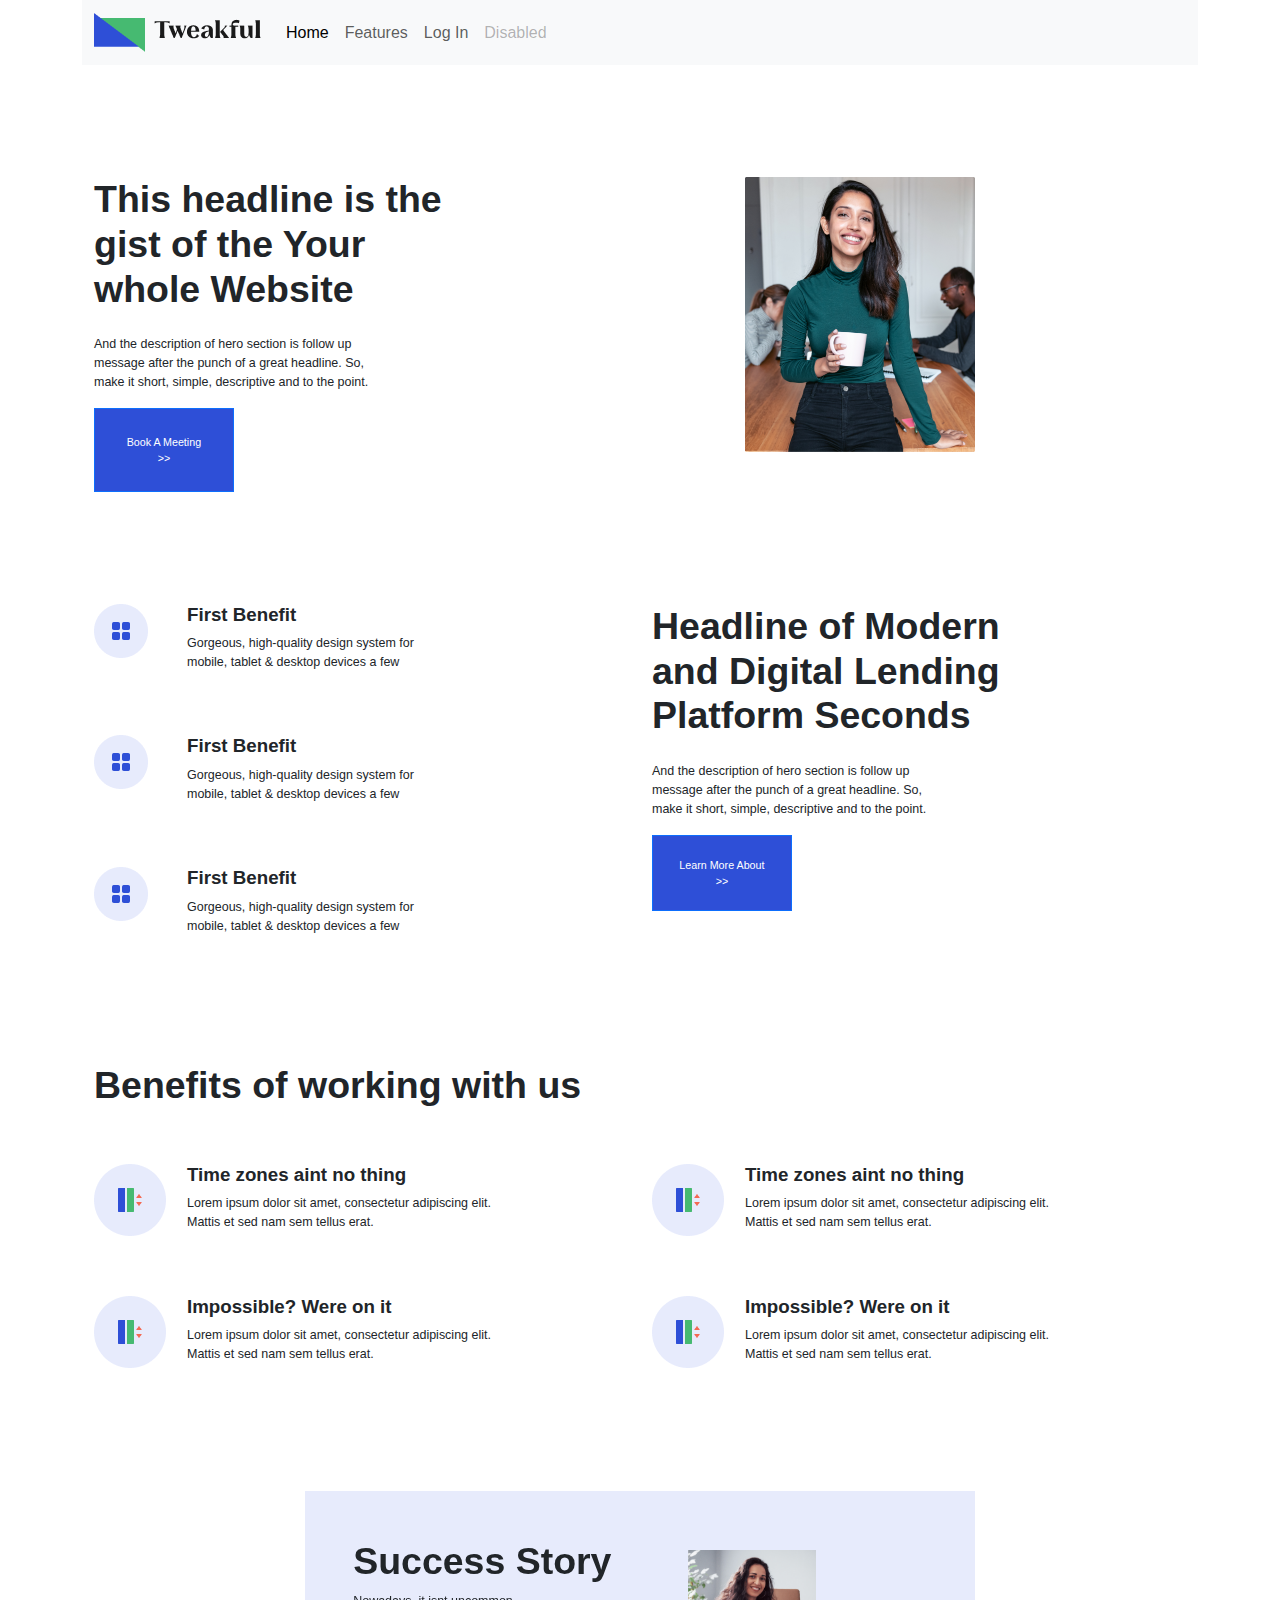
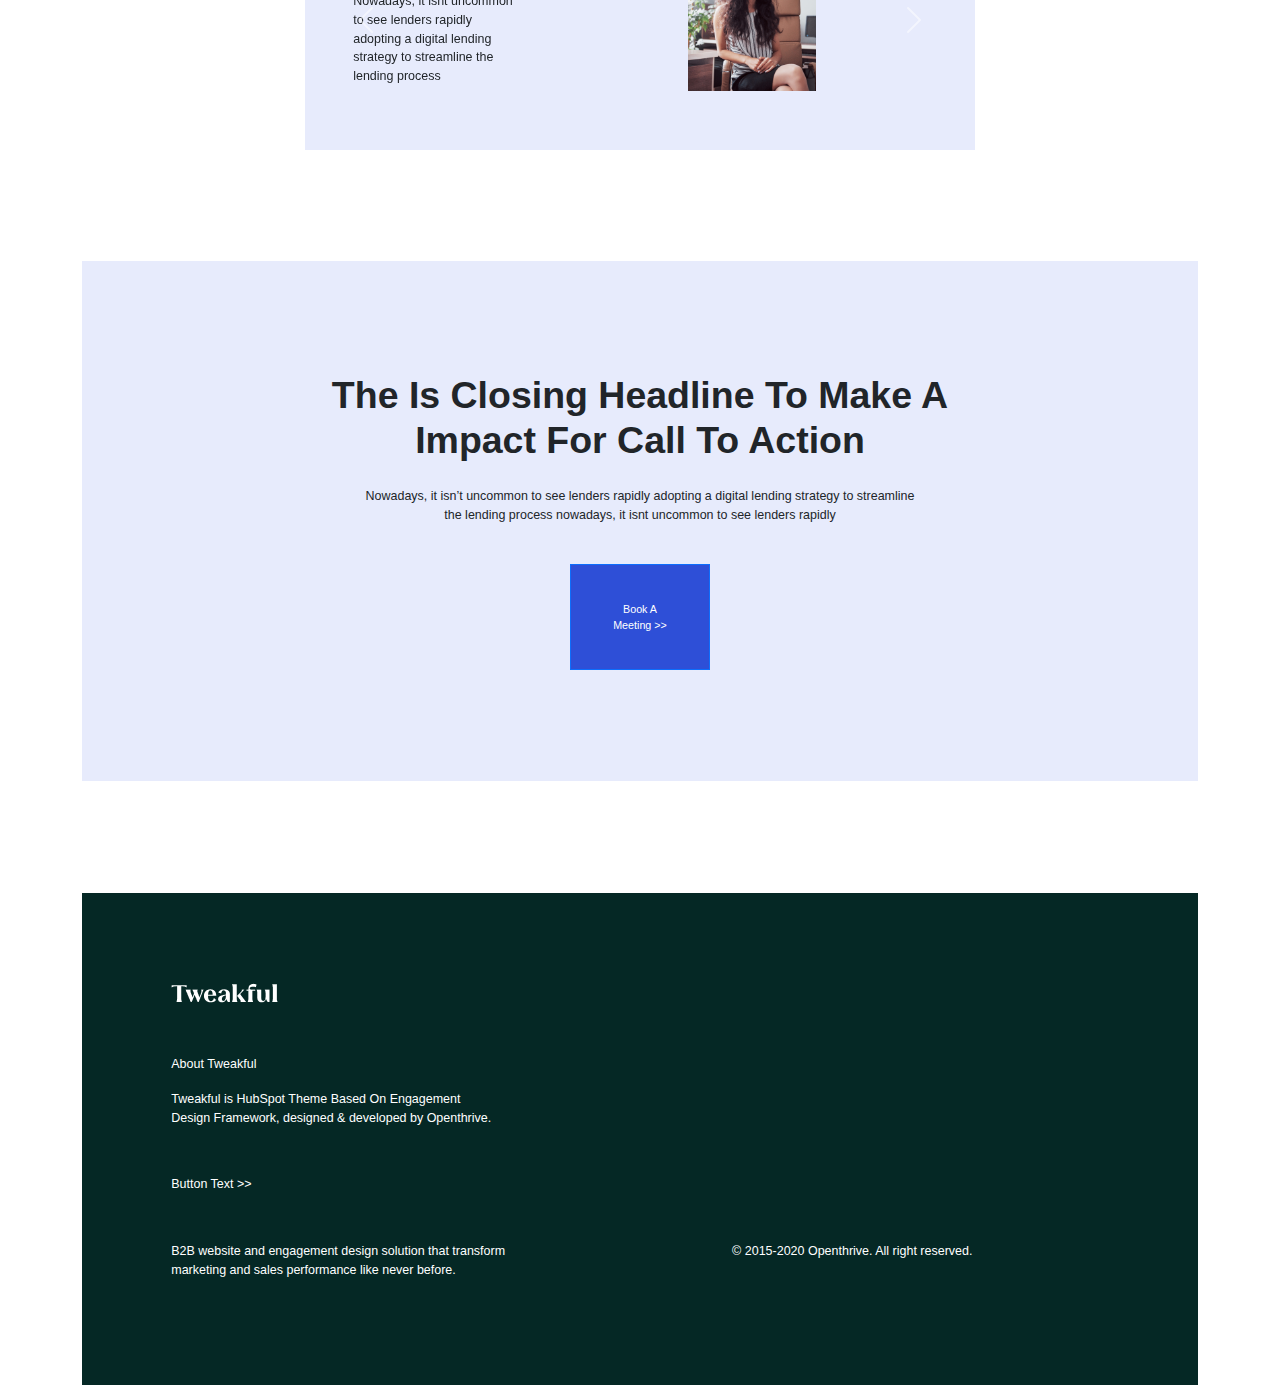
<file: Index.html>
<!DOCTYPE html>
<html lang="en">
<head>
    <meta charset="UTF-8">
    <meta name="viewport" content="width=device-width, initial-scale=1.0">
    <title>Document</title>
    <link href="https://cdn.jsdelivr.net/npm/bootstrap@5.3.3/dist/css/bootstrap.min.css" rel="stylesheet" integrity="sha384-QWTKZyjpPEjISv5WaRU9OFeRpok6YctnYmDr5pNlyT2bRjXh0JMhjY6hW+ALEwIH" crossorigin="anonymous">
    <link rel="stylesheet" href="/style.css">
</head>
<body>
    <div class="container">
        <!-- Header -->
        <nav class="navbar navbar-expand-lg bg-body-tertiary">
            <div class="container-fluid">
              <a class="navbar-brand" href="#"><img src="/img/Logo.png" alt=""></a>
              <button class="navbar-toggler" type="button" data-bs-toggle="collapse" data-bs-toggle="offcanvas" data-bs-target="#staticBackdrop" aria-controls="staticBackdrop">
                <span class="navbar-toggler-icon"></span>
              </button>
              <div class="collapse navbar-collapse" id="navbarNav">
                <ul class="navbar-nav">
                  <li class="nav-item">
                    <a class="nav-link active" aria-current="page" href="/pages/expage3.html">Home</a>
                  </li>
                  <li class="nav-item">
                    <a class="nav-link" href="/pages/expage2.html">Features</a>
                  </li>
                  <li class="nav-item">
                    <a class="nav-link" href="/pages/login.html">Log In</a>
                  </li>
                  <li class="nav-item">
                    <a class="nav-link disabled" aria-disabled="true">Disabled</a>
                  </li>
                </ul>
              </div>
            </div>
          </nav>
    
          <div class="offcanvas offcanvas-start" data-bs-backdrop="static" tabindex="-1" id="staticBackdrop" aria-labelledby="staticBackdropLabel">
            <div class="offcanvas-header">
              <h5 class="offcanvas-title" id="staticBackdropLabel">Offcanvas</h5>
              <button type="button" class="btn-close" data-bs-dismiss="offcanvas" aria-label="Close"></button>
            </div>
            <div class="offcanvas-body">
              <div>
                <ul class="navbar-nav">
                    <li class="nav-item">
                      <a class="nav-link active" aria-current="page" href="#">Home</a>
                    </li>
                    <li class="nav-item">
                      <a class="nav-link" href="#">Features</a>
                    </li>
                    <li class="nav-item">
                      <a class="nav-link" href="/pages/login.html">Log In</a>
                    </li>
                    <li class="nav-item">
                      <a class="nav-link disabled" aria-disabled="true">Disabled</a>
                    </li>
                  </ul>
              </div>
            </div>
          </div>

    <!-- Slide1 -->

    <div class="container-fluid slide1 grid2">
        <div class="row grid2">
            <div class="col-7">
                <h4>
                    This headline is the <br> gist of the Your <br> whole Website 
                </h4>
                <p class="blacktext mt-4">
                    And the description of hero section is follow up <br> message after the punch of a great headline. So, <br> make it short, simple, descriptive and to the point.
                </p>
                <a href="/pages/expage1.html"><button type="button" class="btn btn-primary btn-blue">Book A Meeting >></button></a>
            </div>
            <div class="col-5"><img class="img-woman" src="/img/woman.png" alt=""></div>
          </div>
    
    </div>

    <!-- Slide2 -->

    <div class="container-fluid slide2">
        <div class="row grid1 mt-5">
            <div class="col-6">
                <div class="row grid2">
                    <div class="col-2"><img src="img/mini_icon.png" alt=""></div>
                    <div class="col-10 mini-icon-block">
                      <h6>First Benefit</h6>
                      <p class="blacktext">Gorgeous, high-quality design system for <br> mobile, tablet & desktop devices a few </p>
                    </div>
                </div>
                <div class="row grid2 mt-5">
                    <div class="col-2"><img src="img/mini_icon.png" alt=""></div>
                    <div class="col-10 mini-icon-block">
                      <h6>First Benefit</h6>
                      <p class="blacktext">Gorgeous, high-quality design system for <br> mobile, tablet & desktop devices a few </p>
                    </div>
                </div>
                <div class="row grid2 mt-5">
                    <div class="col-2"><img src="img/mini_icon.png" alt=""></div>
                    <div class="col-10 mini-icon-block">
                      <h6>First Benefit</h6>
                      <p class="blacktext">Gorgeous, high-quality design system for <br> mobile, tablet & desktop devices a few </p>
                    </div>
                </div>
                
            </div>
            <div class="col-6">
                <h4>
                    Headline of Modern <br> and Digital Lending <br> Platform Seconds
                </h4>
                <p class="blacktext mt-4">
                    And the description of hero section is follow up <br> message after the punch of a great headline. So, <br> make it short, simple, descriptive and to the point.
                </p>
                <button type="button" class="btn btn-primary btn-blue">Learn More About >></button>
            </div>
          </div>
          
          
    </div>

    <!-- slide3 -->
     <div class="container-fluid slide3">
        <h4>Benefits of working with us</h4>
        <div class="row grid1">
            <div class="col-6">
                <div class="row grid2 mt-5">
                    <div class="col-2">
                        <img src="img/Icon.png" alt="">
                    </div>
                    <div class="col-10">
                        <h6>Time zones aint no thing</h6>
                        <p class="blacktext">
                            Lorem ipsum dolor sit amet, consectetur adipiscing elit. <br> Mattis et sed nam sem tellus erat.
                        </p>
                    </div>
                </div>
                <div class="row grid2 mt-5">
                    <div class="col-2">
                        <img src="img/Icon.png" alt="">
                    </div>
                    <div class="col-10">
                        <h6>Impossible? Were on it</h6>
                        <p class="blacktext">
                            Lorem ipsum dolor sit amet, consectetur adipiscing elit. <br> Mattis et sed nam sem tellus erat.
                        </p>
                    </div>
                </div>
            </div>
            <div class="col-6">
                <div class="row grid2 mt-5">
                    <div class="col-2">
                        <img src="img/Icon.png" alt="">
                    </div>
                    <div class="col-10">
                        <h6>Time zones aint no thing</h6>
                        <p class="blacktext">
                            Lorem ipsum dolor sit amet, consectetur adipiscing elit. <br> Mattis et sed nam sem tellus erat.
                        </p>
                    </div>
                </div>
                <div class="row grid2 mt-5">
                    <div class="col-2">
                        <img src="img/Icon.png" alt="">
                    </div>
                    <div class="col-10">
                        <h6>Impossible? Were on it</h6>
                        <p class="blacktext">
                            Lorem ipsum dolor sit amet, consectetur adipiscing elit. <br> Mattis et sed nam sem tellus erat.
                        </p>
                    </div>
                </div>

            </div>
          </div>
     </div>




    <!-- Slider -->
     <div class="container-fluid slide4">

        <div id="carouselExample" class="carousel slide">
            <div class="carousel-inner">
              <div class="carousel-item active">
                <div class="d-block w-100">
                    <div class="row alig">
                        <div class="col p-5">
                            <h4>Success Story</h4>
                            <p class="blacktext">
                                Nowadays, it isnt uncommon <br> to see lenders rapidly <br> adopting a digital lending <br> strategy to streamline the <br> lending process
                            </p>
                        </div>
                        <div class="col alig">
                            <img class="woman-slider" src="img/woman_slider.png" alt="">
                        </div>
                    </div>
                </div>
              </div>
              <div class="carousel-item">
                <div class="d-block w-100">
                    <div class="row alig">
                        <div class="col p-5">
                            <h4>Success Story</h4>
                            <p class="blacktext">
                                Nowadays, it isnt uncommon <br> to see lenders rapidly <br> adopting a digital lending <br> strategy to streamline the <br> lending process
                            </p>
                        </div>
                        <div class="col alig">
                            <img class="woman-slider" src="img/woman_slider.png" alt="">
                        </div>
                    </div>
                </div>
              </div>
              <div class="carousel-item">
                <div class="d-block w-100">
                    <div class="row alig">
                        <div class="col p-5">
                            <h4>Success Story</h4>
                            <p class="blacktext">
                                Nowadays, it isnt uncommon <br> to see lenders rapidly <br> adopting a digital lending <br> strategy to streamline the <br> lending process
                            </p>
                        </div>
                        <div class="col alig">
                            <img class="woman-slider" src="img/woman_slider.png" alt="">
                        </div>
                    </div>
                </div>
              </div>
            </div>
            <button class="carousel-control-prev" type="button" data-bs-target="#carouselExample" data-bs-slide="prev">
              <span class="carousel-control-prev-icon" aria-hidden="true"></span>
              <span class="visually-hidden">Previous</span>
            </button>
            <button class="carousel-control-next" type="button" data-bs-target="#carouselExample" data-bs-slide="next">
              <span class="carousel-control-next-icon" aria-hidden="true"></span>
              <span class="visually-hidden">Next</span>
            </button>
          </div>


     </div>



               <!-- last slide -->

               <div class="container-fluid text-center bgenable slide1">
                <h4>The Is Closing Headline To Make A <br> Impact For Call To Action</h4>
                <p class="blacktext mt-4">Nowadays, it isn’t uncommon to see lenders rapidly adopting a digital lending strategy to streamline <br> the lending process nowadays, it isnt uncommon to see lenders rapidly</p>
                <button type="button" class="btn btn-primary btn-blue mt-4">Book A Meeting >></button>
    
              </div>





    <!-- Footer -->
     <div class="container-fluid footer slide1">
        <img src="/img/white_logo.png" alt="">
        <p class="blacktext white mt-5"> About Tweakful</p>
        <p class="blacktext white">Tweakful is HubSpot Theme Based On Engagement <br> Design Framework, designed & developed by Openthrive.</p>
        <p class="blacktext white mt-5">Button Text >></p>
        <div class="row grid1 mt-5">
            <div class="col-7">
                <p class="blacktext white">B2B website and engagement design solution that transform <br>
                    marketing and sales performance like never before.</p>
            </div>
            <div class="col-5">
                <p class="blacktext white">© 2015-2020 Openthrive. All right reserved.</p>
            </div>
        </div>
        
     </div>
    






    <script src="https://cdn.jsdelivr.net/npm/@popperjs/core@2.11.8/dist/umd/popper.min.js" integrity="sha384-I7E8VVD/ismYTF4hNIPjVp/Zjvgyol6VFvRkX/vR+Vc4jQkC+hVqc2pM8ODewa9r" crossorigin="anonymous"></script>
    <script src="https://cdn.jsdelivr.net/npm/bootstrap@5.3.3/dist/js/bootstrap.min.js" integrity="sha384-0pUGZvbkm6XF6gxjEnlmuGrJXVbNuzT9qBBavbLwCsOGabYfZo0T0to5eqruptLy" crossorigin="anonymous"></script>
    <script>
        const offcanvasElementList = document.querySelectorAll('.offcanvas')
        const offcanvasList = [...offcanvasElementList].map(offcanvasEl => new bootstrap.Offcanvas(offcanvasEl))

        const carousel = new bootstrap.Carousel('#myCarousel')
    </script>

</body>
</html>



<!-- <div class="row alig">
    <div class="col p-5">
        <h4>Success Story</h4>
        <p class="blacktext">
            Nowadays, it isnt uncommon <br> to see lenders rapidly <br> adopting a digital lending <br> strategy to streamline the <br> lending process
        </p>
    </div>
    <div class="col alig">
        <img class="woman-slider" src="img/woman_slider.png" alt="">
    </div>
</div> -->
</file>
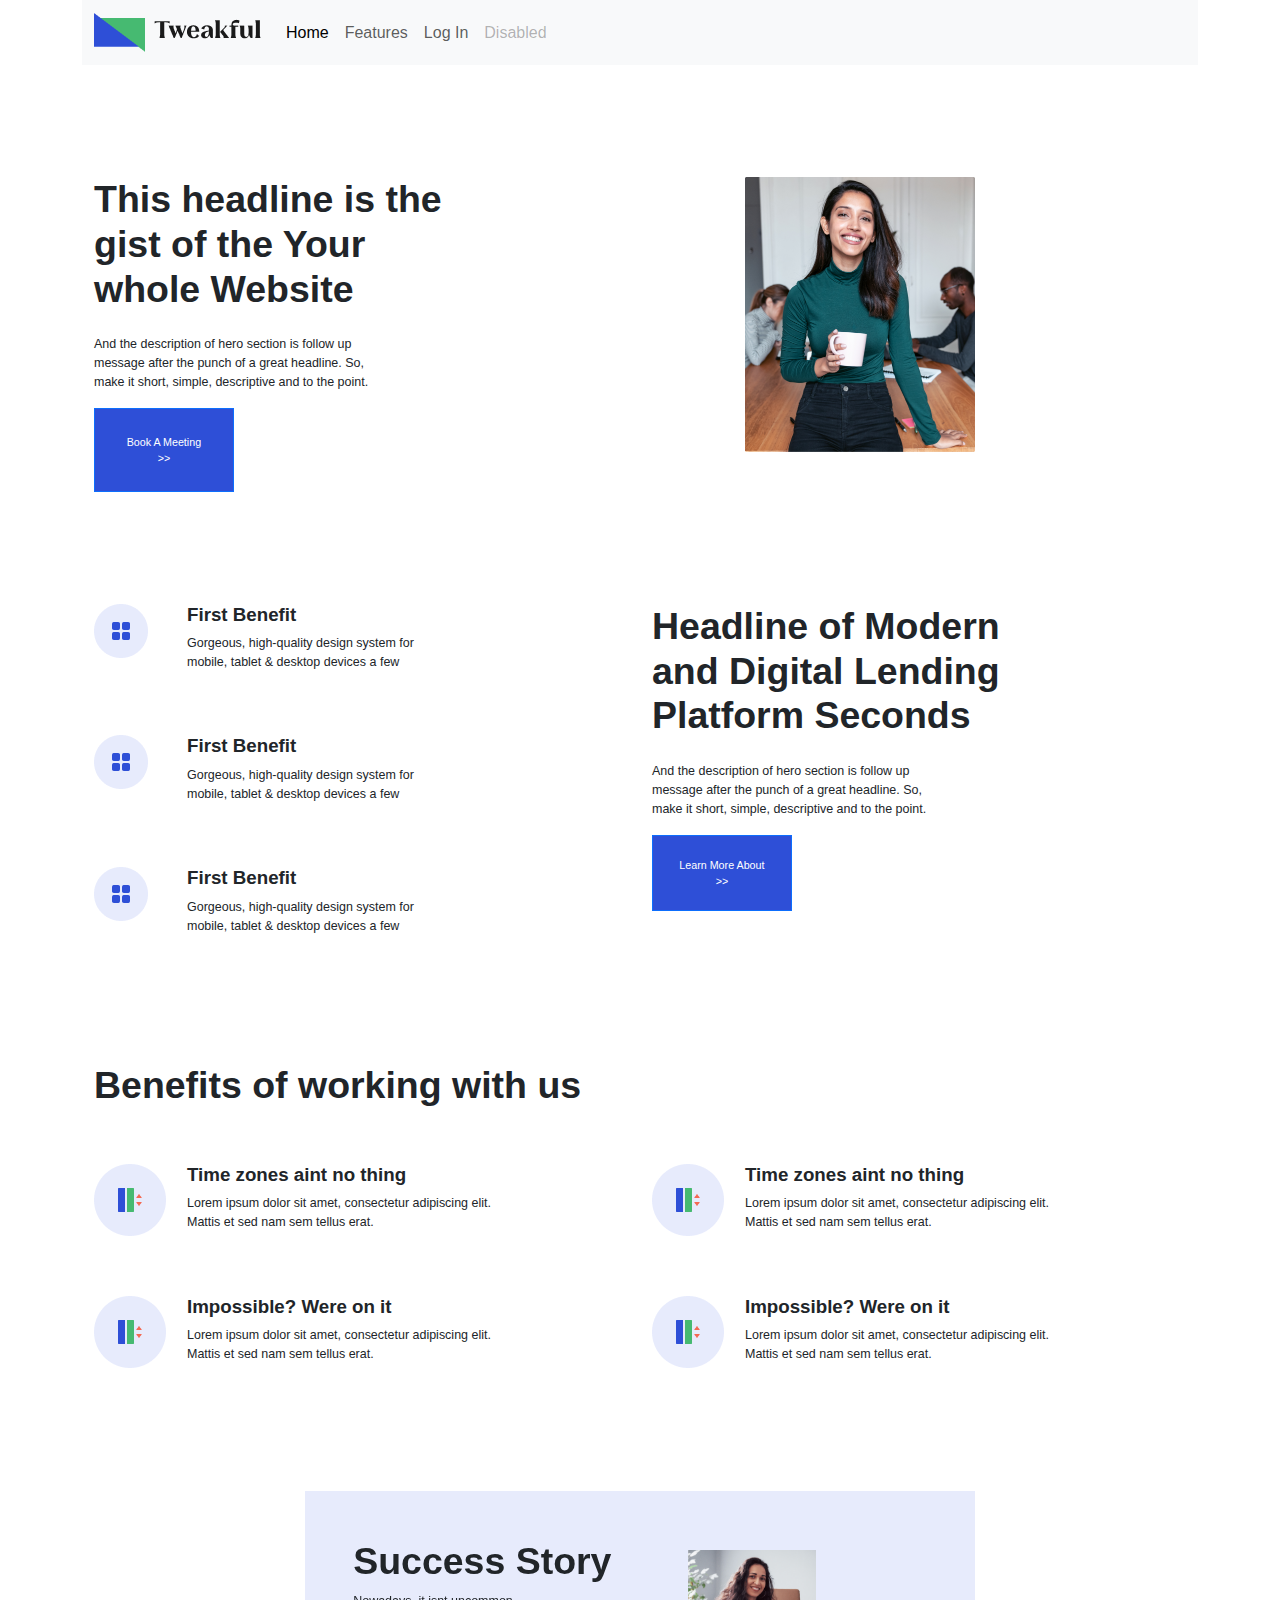
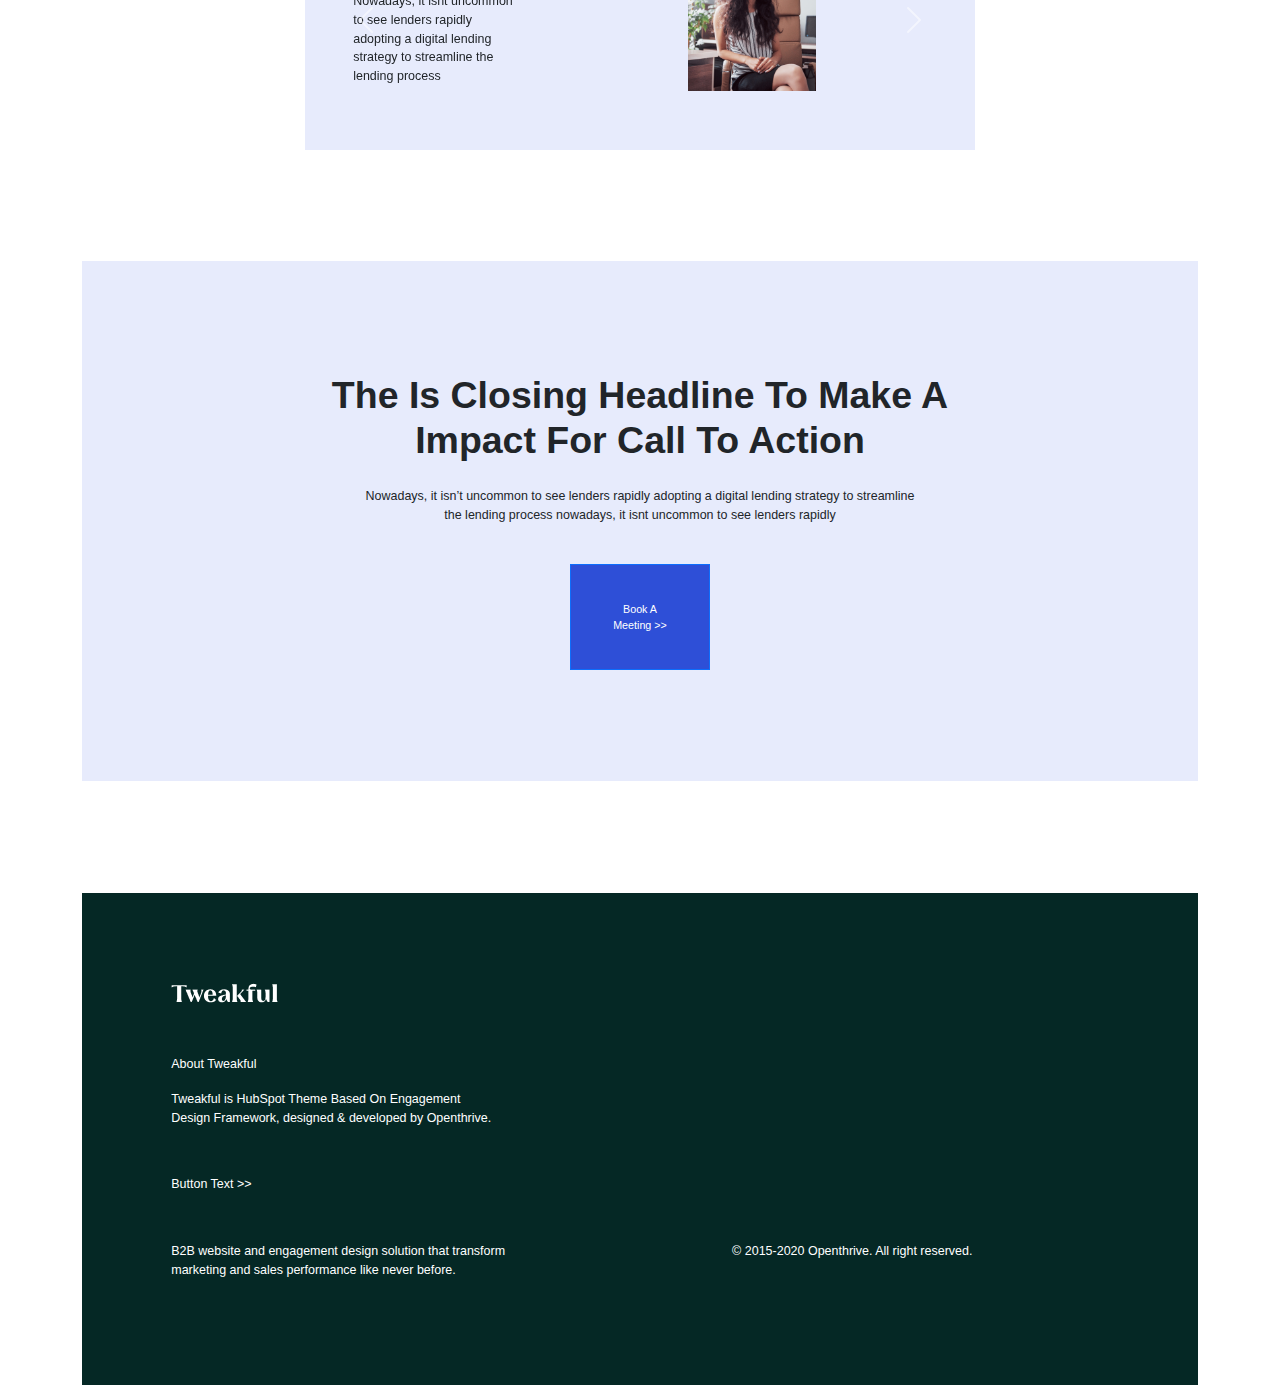
<file: index.html>
<!DOCTYPE html>
<html lang="en">
<head>
    <meta charset="UTF-8">
    <meta name="viewport" content="width=device-width, initial-scale=1.0">
    <title>Document</title>
    <link href="https://cdn.jsdelivr.net/npm/bootstrap@5.3.3/dist/css/bootstrap.min.css" rel="stylesheet" integrity="sha384-QWTKZyjpPEjISv5WaRU9OFeRpok6YctnYmDr5pNlyT2bRjXh0JMhjY6hW+ALEwIH" crossorigin="anonymous">
    <link rel="stylesheet" href="/style.css">
</head>
<body>
    <div class="container">
        <!-- Header -->
        <nav class="navbar navbar-expand-lg bg-body-tertiary">
            <div class="container-fluid">
              <a class="navbar-brand" href="#"><img src="/img/Logo.png" alt=""></a>
              <button class="navbar-toggler" type="button" data-bs-toggle="collapse" data-bs-toggle="offcanvas" data-bs-target="#staticBackdrop" aria-controls="staticBackdrop">
                <span class="navbar-toggler-icon"></span>
              </button>
              <div class="collapse navbar-collapse" id="navbarNav">
                <ul class="navbar-nav">
                  <li class="nav-item">
                    <a class="nav-link active" aria-current="page" href="/pages/expage3.html">Home</a>
                  </li>
                  <li class="nav-item">
                    <a class="nav-link" href="/pages/expage2.html">Features</a>
                  </li>
                  <li class="nav-item">
                    <a class="nav-link" href="/pages/login.html">Log In</a>
                  </li>
                  <li class="nav-item">
                    <a class="nav-link disabled" aria-disabled="true">Disabled</a>
                  </li>
                </ul>
              </div>
            </div>
          </nav>
    
          <div class="offcanvas offcanvas-start" data-bs-backdrop="static" tabindex="-1" id="staticBackdrop" aria-labelledby="staticBackdropLabel">
            <div class="offcanvas-header">
              <h5 class="offcanvas-title" id="staticBackdropLabel">Offcanvas</h5>
              <button type="button" class="btn-close" data-bs-dismiss="offcanvas" aria-label="Close"></button>
            </div>
            <div class="offcanvas-body">
              <div>
                <ul class="navbar-nav">
                    <li class="nav-item">
                      <a class="nav-link active" aria-current="page" href="#">Home</a>
                    </li>
                    <li class="nav-item">
                      <a class="nav-link" href="#">Features</a>
                    </li>
                    <li class="nav-item">
                      <a class="nav-link" href="/pages/login.html">Log In</a>
                    </li>
                    <li class="nav-item">
                      <a class="nav-link disabled" aria-disabled="true">Disabled</a>
                    </li>
                  </ul>
              </div>
            </div>
          </div>

    <!-- Slide1 -->

    <div class="container-fluid slide1 grid2">
        <div class="row grid2">
            <div class="col-7">
                <h4>
                    This headline is the <br> gist of the Your <br> whole Website 
                </h4>
                <p class="blacktext mt-4">
                    And the description of hero section is follow up <br> message after the punch of a great headline. So, <br> make it short, simple, descriptive and to the point.
                </p>
                <a href="/pages/expage1.html"><button type="button" class="btn btn-primary btn-blue">Book A Meeting >></button></a>
            </div>
            <div class="col-5"><img class="img-woman" src="/img/woman.png" alt=""></div>
          </div>
    
    </div>

    <!-- Slide2 -->

    <div class="container-fluid slide2">
        <div class="row grid1 mt-5">
            <div class="col-6">
                <div class="row grid2">
                    <div class="col-2"><img src="img/mini_icon.png" alt=""></div>
                    <div class="col-10 mini-icon-block">
                      <h6>First Benefit</h6>
                      <p class="blacktext">Gorgeous, high-quality design system for <br> mobile, tablet & desktop devices a few </p>
                    </div>
                </div>
                <div class="row grid2 mt-5">
                    <div class="col-2"><img src="img/mini_icon.png" alt=""></div>
                    <div class="col-10 mini-icon-block">
                      <h6>First Benefit</h6>
                      <p class="blacktext">Gorgeous, high-quality design system for <br> mobile, tablet & desktop devices a few </p>
                    </div>
                </div>
                <div class="row grid2 mt-5">
                    <div class="col-2"><img src="img/mini_icon.png" alt=""></div>
                    <div class="col-10 mini-icon-block">
                      <h6>First Benefit</h6>
                      <p class="blacktext">Gorgeous, high-quality design system for <br> mobile, tablet & desktop devices a few </p>
                    </div>
                </div>
                
            </div>
            <div class="col-6">
                <h4>
                    Headline of Modern <br> and Digital Lending <br> Platform Seconds
                </h4>
                <p class="blacktext mt-4">
                    And the description of hero section is follow up <br> message after the punch of a great headline. So, <br> make it short, simple, descriptive and to the point.
                </p>
                <button type="button" class="btn btn-primary btn-blue">Learn More About >></button>
            </div>
          </div>
          
          
    </div>

    <!-- slide3 -->
     <div class="container-fluid slide3">
        <h4>Benefits of working with us</h4>
        <div class="row grid1">
            <div class="col-6">
                <div class="row grid2 mt-5">
                    <div class="col-2">
                        <img src="img/Icon.png" alt="">
                    </div>
                    <div class="col-10">
                        <h6>Time zones aint no thing</h6>
                        <p class="blacktext">
                            Lorem ipsum dolor sit amet, consectetur adipiscing elit. <br> Mattis et sed nam sem tellus erat.
                        </p>
                    </div>
                </div>
                <div class="row grid2 mt-5">
                    <div class="col-2">
                        <img src="img/Icon.png" alt="">
                    </div>
                    <div class="col-10">
                        <h6>Impossible? Were on it</h6>
                        <p class="blacktext">
                            Lorem ipsum dolor sit amet, consectetur adipiscing elit. <br> Mattis et sed nam sem tellus erat.
                        </p>
                    </div>
                </div>
            </div>
            <div class="col-6">
                <div class="row grid2 mt-5">
                    <div class="col-2">
                        <img src="img/Icon.png" alt="">
                    </div>
                    <div class="col-10">
                        <h6>Time zones aint no thing</h6>
                        <p class="blacktext">
                            Lorem ipsum dolor sit amet, consectetur adipiscing elit. <br> Mattis et sed nam sem tellus erat.
                        </p>
                    </div>
                </div>
                <div class="row grid2 mt-5">
                    <div class="col-2">
                        <img src="img/Icon.png" alt="">
                    </div>
                    <div class="col-10">
                        <h6>Impossible? Were on it</h6>
                        <p class="blacktext">
                            Lorem ipsum dolor sit amet, consectetur adipiscing elit. <br> Mattis et sed nam sem tellus erat.
                        </p>
                    </div>
                </div>

            </div>
          </div>
     </div>




    <!-- Slider -->
     <div class="container-fluid slide4">

        <div id="carouselExample" class="carousel slide">
            <div class="carousel-inner">
              <div class="carousel-item active">
                <div class="d-block w-100">
                    <div class="row alig">
                        <div class="col p-5">
                            <h4>Success Story</h4>
                            <p class="blacktext">
                                Nowadays, it isnt uncommon <br> to see lenders rapidly <br> adopting a digital lending <br> strategy to streamline the <br> lending process
                            </p>
                        </div>
                        <div class="col alig">
                            <img class="woman-slider" src="img/woman_slider.png" alt="">
                        </div>
                    </div>
                </div>
              </div>
              <div class="carousel-item">
                <div class="d-block w-100">
                    <div class="row alig">
                        <div class="col p-5">
                            <h4>Success Story</h4>
                            <p class="blacktext">
                                Nowadays, it isnt uncommon <br> to see lenders rapidly <br> adopting a digital lending <br> strategy to streamline the <br> lending process
                            </p>
                        </div>
                        <div class="col alig">
                            <img class="woman-slider" src="img/woman_slider.png" alt="">
                        </div>
                    </div>
                </div>
              </div>
              <div class="carousel-item">
                <div class="d-block w-100">
                    <div class="row alig">
                        <div class="col p-5">
                            <h4>Success Story</h4>
                            <p class="blacktext">
                                Nowadays, it isnt uncommon <br> to see lenders rapidly <br> adopting a digital lending <br> strategy to streamline the <br> lending process
                            </p>
                        </div>
                        <div class="col alig">
                            <img class="woman-slider" src="img/woman_slider.png" alt="">
                        </div>
                    </div>
                </div>
              </div>
            </div>
            <button class="carousel-control-prev" type="button" data-bs-target="#carouselExample" data-bs-slide="prev">
              <span class="carousel-control-prev-icon" aria-hidden="true"></span>
              <span class="visually-hidden">Previous</span>
            </button>
            <button class="carousel-control-next" type="button" data-bs-target="#carouselExample" data-bs-slide="next">
              <span class="carousel-control-next-icon" aria-hidden="true"></span>
              <span class="visually-hidden">Next</span>
            </button>
          </div>


     </div>



               <!-- last slide -->

               <div class="container-fluid text-center bgenable slide1">
                <h4>The Is Closing Headline To Make A <br> Impact For Call To Action</h4>
                <p class="blacktext mt-4">Nowadays, it isn’t uncommon to see lenders rapidly adopting a digital lending strategy to streamline <br> the lending process nowadays, it isnt uncommon to see lenders rapidly</p>
                <button type="button" class="btn btn-primary btn-blue mt-4">Book A Meeting >></button>
    
              </div>





    <!-- Footer -->
     <div class="container-fluid footer slide1">
        <img src="/img/white_logo.png" alt="">
        <p class="blacktext white mt-5"> About Tweakful</p>
        <p class="blacktext white">Tweakful is HubSpot Theme Based On Engagement <br> Design Framework, designed & developed by Openthrive.</p>
        <p class="blacktext white mt-5">Button Text >></p>
        <div class="row grid1 mt-5">
            <div class="col-7">
                <p class="blacktext white">B2B website and engagement design solution that transform <br>
                    marketing and sales performance like never before.</p>
            </div>
            <div class="col-5">
                <p class="blacktext white">© 2015-2020 Openthrive. All right reserved.</p>
            </div>
        </div>
        
     </div>
    






    <script src="https://cdn.jsdelivr.net/npm/@popperjs/core@2.11.8/dist/umd/popper.min.js" integrity="sha384-I7E8VVD/ismYTF4hNIPjVp/Zjvgyol6VFvRkX/vR+Vc4jQkC+hVqc2pM8ODewa9r" crossorigin="anonymous"></script>
    <script src="https://cdn.jsdelivr.net/npm/bootstrap@5.3.3/dist/js/bootstrap.min.js" integrity="sha384-0pUGZvbkm6XF6gxjEnlmuGrJXVbNuzT9qBBavbLwCsOGabYfZo0T0to5eqruptLy" crossorigin="anonymous"></script>
    <script>
        const offcanvasElementList = document.querySelectorAll('.offcanvas')
        const offcanvasList = [...offcanvasElementList].map(offcanvasEl => new bootstrap.Offcanvas(offcanvasEl))

        const carousel = new bootstrap.Carousel('#myCarousel')
    </script>

</body>
</html>



<!-- <div class="row alig">
    <div class="col p-5">
        <h4>Success Story</h4>
        <p class="blacktext">
            Nowadays, it isnt uncommon <br> to see lenders rapidly <br> adopting a digital lending <br> strategy to streamline the <br> lending process
        </p>
    </div>
    <div class="col alig">
        <img class="woman-slider" src="img/woman_slider.png" alt="">
    </div>
</div> -->
</file>
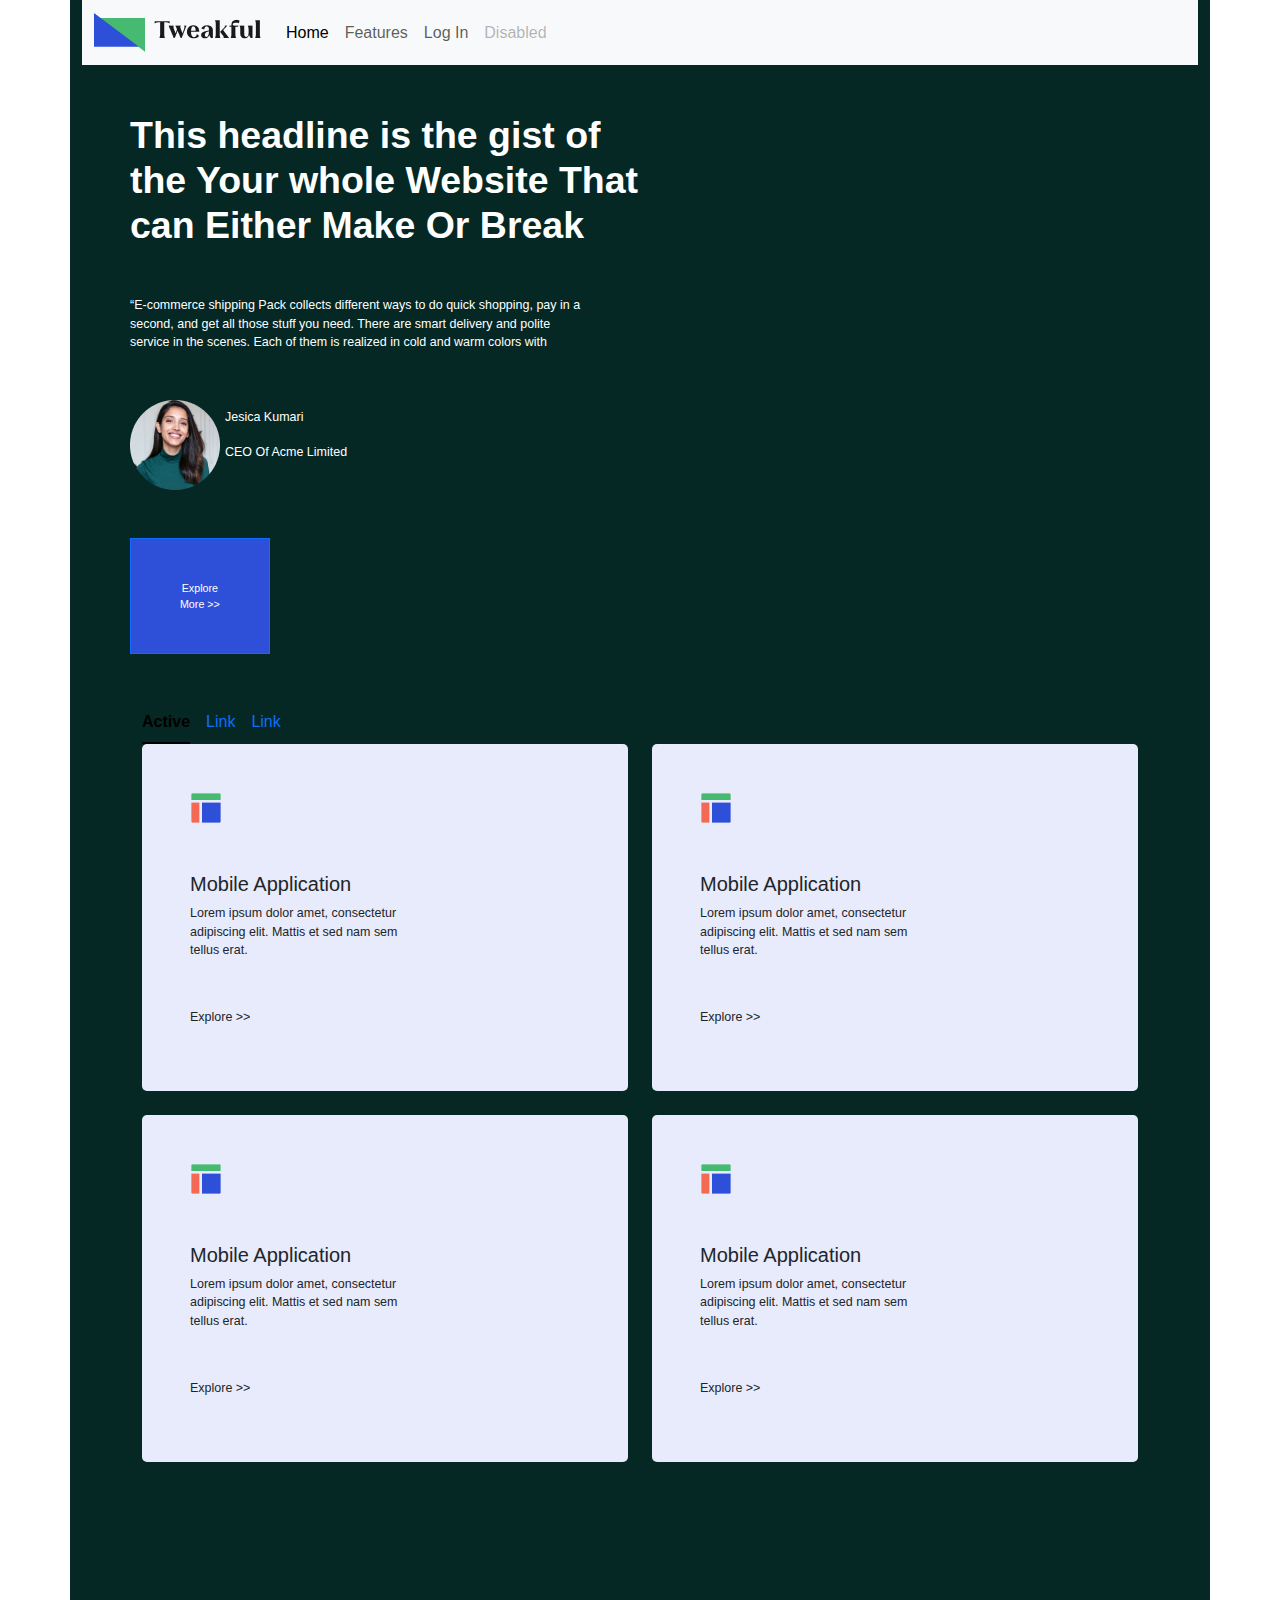
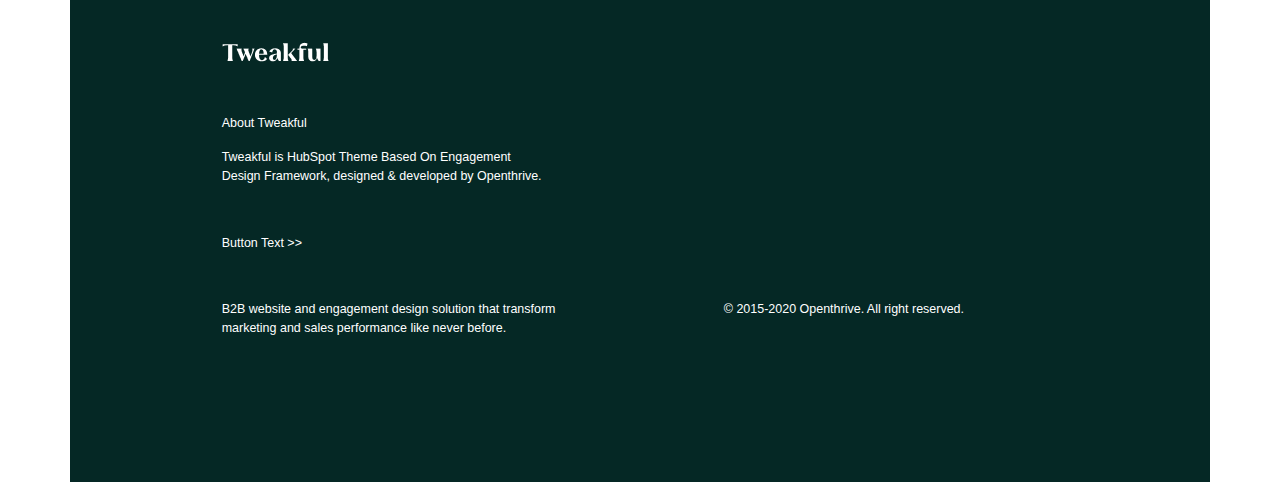
<file: pages/expage1.html>
<!DOCTYPE html>
<html lang="en">
<head>
    <meta charset="UTF-8">
    <meta name="viewport" content="width=device-width, initial-scale=1.0">
    <title>Document</title>
    <link href="https://cdn.jsdelivr.net/npm/bootstrap@5.3.3/dist/css/bootstrap.min.css" rel="stylesheet" integrity="sha384-QWTKZyjpPEjISv5WaRU9OFeRpok6YctnYmDr5pNlyT2bRjXh0JMhjY6hW+ALEwIH" crossorigin="anonymous">
    <link rel="stylesheet" href="/style.css">
    <style>
        .grid-tab {
            display: none;
        }
        .grid-tab.active {
            display: block;
        }
    </style>
</head>
<body>
    <div class="container footerbg">
        <!-- Header -->
      <nav class="navbar navbar-expand-lg bg-body-tertiary">
        <div class="container-fluid">
          <a class="navbar-brand" href="/Index.html"><img src="/img/Logo.png" alt=""></a>
          <button class="navbar-toggler" type="button" data-bs-toggle="collapse" data-bs-toggle="offcanvas" data-bs-target="#staticBackdrop" aria-controls="staticBackdrop">
            <span class="navbar-toggler-icon"></span>
          </button>
          <div class="collapse navbar-collapse" id="navbarNav">
            <ul class="navbar-nav">
              <li class="nav-item">
                <a class="nav-link active" aria-current="page" href="/pages/expage3.html">Home</a>
              </li>
              <li class="nav-item">
                <a class="nav-link" href="/pages/expage2.html">Features</a>
              </li>
              <li class="nav-item">
                <a class="nav-link" href="/pages/login.html">Log In</a>
              </li>
              <li class="nav-item">
                <a class="nav-link disabled" aria-disabled="true">Disabled</a>
              </li>
            </ul>
          </div>
        </div>
      </nav>

      <div class="offcanvas offcanvas-start" data-bs-backdrop="static" tabindex="-1" id="staticBackdrop" aria-labelledby="staticBackdropLabel">
        <div class="offcanvas-header">
          <h5 class="offcanvas-title" id="staticBackdropLabel">Offcanvas</h5>
          <button type="button" class="btn-close" data-bs-dismiss="offcanvas" aria-label="Close"></button>
        </div>
        <div class="offcanvas-body">
          <div>
            <ul class="navbar-nav">
                <li class="nav-item">
                  <a class="nav-link active" aria-current="page" href="#">Home</a>
                </li>
                <li class="nav-item">
                  <a class="nav-link" href="#">Features</a>
                </li>
                <li class="nav-item">
                  <a class="nav-link" href="/pages/login.html">Log In</a>
                </li>
                <li class="nav-item">
                  <a class="nav-link disabled" aria-disabled="true">Disabled</a>
                </li>
              </ul>
          </div>
        </div>
      </div>

      <!-- Comment slide -->

      <div class="container-fluid p-5">
        <h4 class="white">This headline is the gist of <br> the Your whole Website That <br> can Either Make Or Break</h4>
        <p class="white mt-5 blacktext">“E-commerce shipping Pack collects different ways to do quick shopping, pay in a <br> second, and get all those stuff you need. There are smart delivery and polite <br> service in the scenes. Each of them is realized in cold and warm colors with </p>
        <div class="grid1 mt-5">
            <div class="row">
                <div class="col-1">
                    <img src="/img/ava.png" alt="">
                </div>
                <div class="col-10 m-2">
                    <p class="white blacktext">Jesica Kumari</p>
                    <p class="white blacktext">CEO Of Acme Limited</p>
                </div>
            </div>
        </div>
        <button type="button" class="btn btn-primary btn-blue mt-5">Explore More >></button>

        <!-- tab slide -->

        <div class="container-fluid mt-5">
            <ul class="nav nav-underline">
                <li class="nav-item">
                    <a class="nav-link active" aria-current="page" href="#" data-target="tab1">Active</a>
                </li>
                <li class="nav-item">
                    <a class="nav-link" href="#" data-target="tab2">Link</a>
                </li>
                <li class="nav-item">
                    <a class="nav-link" href="#" data-target="tab3">Link</a>
                </li>
            </ul>
        
            <div id="tab1" class="grid-tab active">
                <div class="grid1">
                    <div class="row grid1">
                        <div class="col-6">
                            <div class="tabitem p-5">
                                <img src="/img/Icon1.png" alt="">
                                <h5 class="mt-5">Mobile Application</h5>
                                <p class="blacktext mt-2">Lorem ipsum dolor amet, consectetur <br> adipiscing elit. Mattis et sed nam sem <br> tellus erat.</p>
                                <p class="blacktext mt-5">Explore >></p>
                            </div>
                        </div>
                        <div class="col-6">
                            <div class="tabitem p-5">
                                <img src="/img/Icon1.png" alt="">
                                <h5 class="mt-5">Mobile Application</h5>
                                <p class="blacktext mt-2">Lorem ipsum dolor amet, consectetur <br> adipiscing elit. Mattis et sed nam sem <br> tellus erat.</p>
                                <p class="blacktext mt-5">Explore >></p>
                            </div>
                        </div>
                    </div>
                    <div class="row grid1 mt-4">
                        <div class="col-6">
                            <div class="tabitem p-5">
                                <img src="/img/Icon1.png" alt="">
                                <h5 class="mt-5">Mobile Application</h5>
                                <p class="blacktext mt-2">Lorem ipsum dolor amet, consectetur <br> adipiscing elit. Mattis et sed nam sem <br> tellus erat.</p>
                                <p class="blacktext mt-5">Explore >></p>
                            </div>
                        </div>
                        <div class="col-6">
                            <div class="tabitem p-5">
                                <img src="/img/Icon1.png" alt="">
                                <h5 class="mt-5">Mobile Application</h5>
                                <p class="blacktext mt-2">Lorem ipsum dolor amet, consectetur <br> adipiscing elit. Mattis et sed nam sem <br> tellus erat.</p>
                                <p class="blacktext mt-5">Explore >></p>
                            </div>
                        </div>
                    </div>
                </div>
            </div>
            <div id="tab2" class="grid-tab">
                <div class="grid1">
                    <div class="row grid1">
                        <div class="col-6">
                            <div class="tabitem p-5">
                                <img src="/img/Icon.png" alt="">
                                <h5 class="mt-5">Mobile Application</h5>
                                <p class="blacktext mt-2">Lorem ipsum dolor amet, consectetur <br> adipiscing elit. Mattis et sed nam sem <br> tellus erat.</p>
                                <p class="blacktext mt-5">Explore >></p>
                            </div>
                        </div>
                        <div class="col-6">
                            <div class="tabitem p-5">
                                <img src="/img/Icon.png" alt="">
                                <h5 class="mt-5">Mobile Application</h5>
                                <p class="blacktext mt-2">Lorem ipsum dolor amet, consectetur <br> adipiscing elit. Mattis et sed nam sem <br> tellus erat.</p>
                                <p class="blacktext mt-5">Explore >></p>
                            </div>
                        </div>
                    </div>
                    <div class="row grid1 mt-4">
                        <div class="col-6">
                            <div class="tabitem p-5">
                                <img src="/img/Icon.png" alt="">
                                <h5 class="mt-5">Mobile Application</h5>
                                <p class="blacktext mt-2">Lorem ipsum dolor amet, consectetur <br> adipiscing elit. Mattis et sed nam sem <br> tellus erat.</p>
                                <p class="blacktext mt-5">Explore >></p>
                            </div>
                        </div>
                        <div class="col-6">
                            <div class="tabitem p-5">
                                <img src="/img/Icon.png" alt="">
                                <h5 class="mt-5">Mobile Application</h5>
                                <p class="blacktext mt-2">Lorem ipsum dolor amet, consectetur <br> adipiscing elit. Mattis et sed nam sem <br> tellus erat.</p>
                                <p class="blacktext mt-5">Explore >></p>
                            </div>
                        </div>
                    </div>
                </div>
            </div>
            <div id="tab3" class="grid-tab">
                <div class="grid1">
                    <div class=" grid1 row">
                        <div class="col-6">
                            <div class="tabitem p-5">
                                <img src="/img/mini_icon.png" alt="">
                                <h5 class="mt-5">Mobile Application</h5>
                                <p class="blacktext mt-2">Lorem ipsum dolor amet, consectetur <br> adipiscing elit. Mattis et sed nam sem <br> tellus erat.</p>
                                <p class="blacktext mt-5">Explore >></p>
                            </div>
                        </div>
                        <div class="col-6">
                            <div class="tabitem p-5">
                                <img src="/img/mini_icon.png" alt="">
                                <h5 class="mt-5">Mobile Application</h5>
                                <p class="blacktext mt-2">Lorem ipsum dolor amet, consectetur <br> adipiscing elit. Mattis et sed nam sem <br> tellus erat.</p>
                                <p class="blacktext mt-5">Explore >></p>
                            </div>
                        </div>
                    </div>
                    <div class="row grid1 mt-4">
                        <div class="col-6">
                            <div class="tabitem p-5">
                                <img src="/img/mini_icon.png" alt="">
                                <h5 class="mt-5">Mobile Application</h5>
                                <p class="blacktext mt-2">Lorem ipsum dolor amet, consectetur <br> adipiscing elit. Mattis et sed nam sem <br> tellus erat.</p>
                                <p class="blacktext mt-5">Explore >></p>
                            </div>
                        </div>
                        <div class="col-6">
                            <div class="tabitem p-5">
                                <img src="/img/mini_icon.png" alt="">
                                <h5 class="mt-5">Mobile Application</h5>
                                <p class="blacktext mt-2">Lorem ipsum dolor amet, consectetur <br> adipiscing elit. Mattis et sed nam sem <br> tellus erat.</p>
                                <p class="blacktext mt-5">Explore >></p>
                            </div>
                        </div>
                    </div>
                </div>
            </div>

            <!-- Footer -->

            <div class="container-fluid footer slide1">
                <img src="/img/white_logo.png" alt="">
                <p class="blacktext white mt-5"> About Tweakful</p>
                <p class="blacktext white">Tweakful is HubSpot Theme Based On Engagement <br> Design Framework, designed & developed by Openthrive.</p>
                <p class="blacktext white mt-5">Button Text >></p>
                <div class="row grid1 mt-5">
                    <div class="col-7">
                        <p class="blacktext white">B2B website and engagement design solution that transform <br>
                            marketing and sales performance like never before.</p>
                    </div>
                    <div class="col-5">
                        <p class="blacktext white">© 2015-2020 Openthrive. All right reserved.</p>
                    </div>
                </div>
                
             </div>






        </div>


     

































    </div>


















    <script src="https://cdn.jsdelivr.net/npm/@popperjs/core@2.11.8/dist/umd/popper.min.js" integrity="sha384-I7E8VVD/ismYTF4hNIPjVp/Zjvgyol6VFvRkX/vR+Vc4jQkC+hVqc2pM8ODewa9r" crossorigin="anonymous"></script>
    <script src="https://cdn.jsdelivr.net/npm/bootstrap@5.3.3/dist/js/bootstrap.min.js" integrity="sha384-0pUGZvbkm6XF6gxjEnlmuGrJXVbNuzT9qBBavbLwCsOGabYfZo0T0to5eqruptLy" crossorigin="anonymous"></script>
    <script>
        document.addEventListener('DOMContentLoaded', function() {
            const tabs = document.querySelectorAll('.nav-link');
            const contents = document.querySelectorAll('.grid-tab');

            tabs.forEach(tab => {
                tab.addEventListener('click', function(event) {
                    event.preventDefault();

                    // Remove active class from all tabs and contents
                    tabs.forEach(t => t.classList.remove('active'));
                    contents.forEach(c => c.classList.remove('active'));

                    // Add active class to the clicked tab and corresponding content
                    tab.classList.add('active');
                    document.getElementById(tab.getAttribute('data-target')).classList.add('active');
                });
            });
        });
    </script>
</body>
</html>
</file>
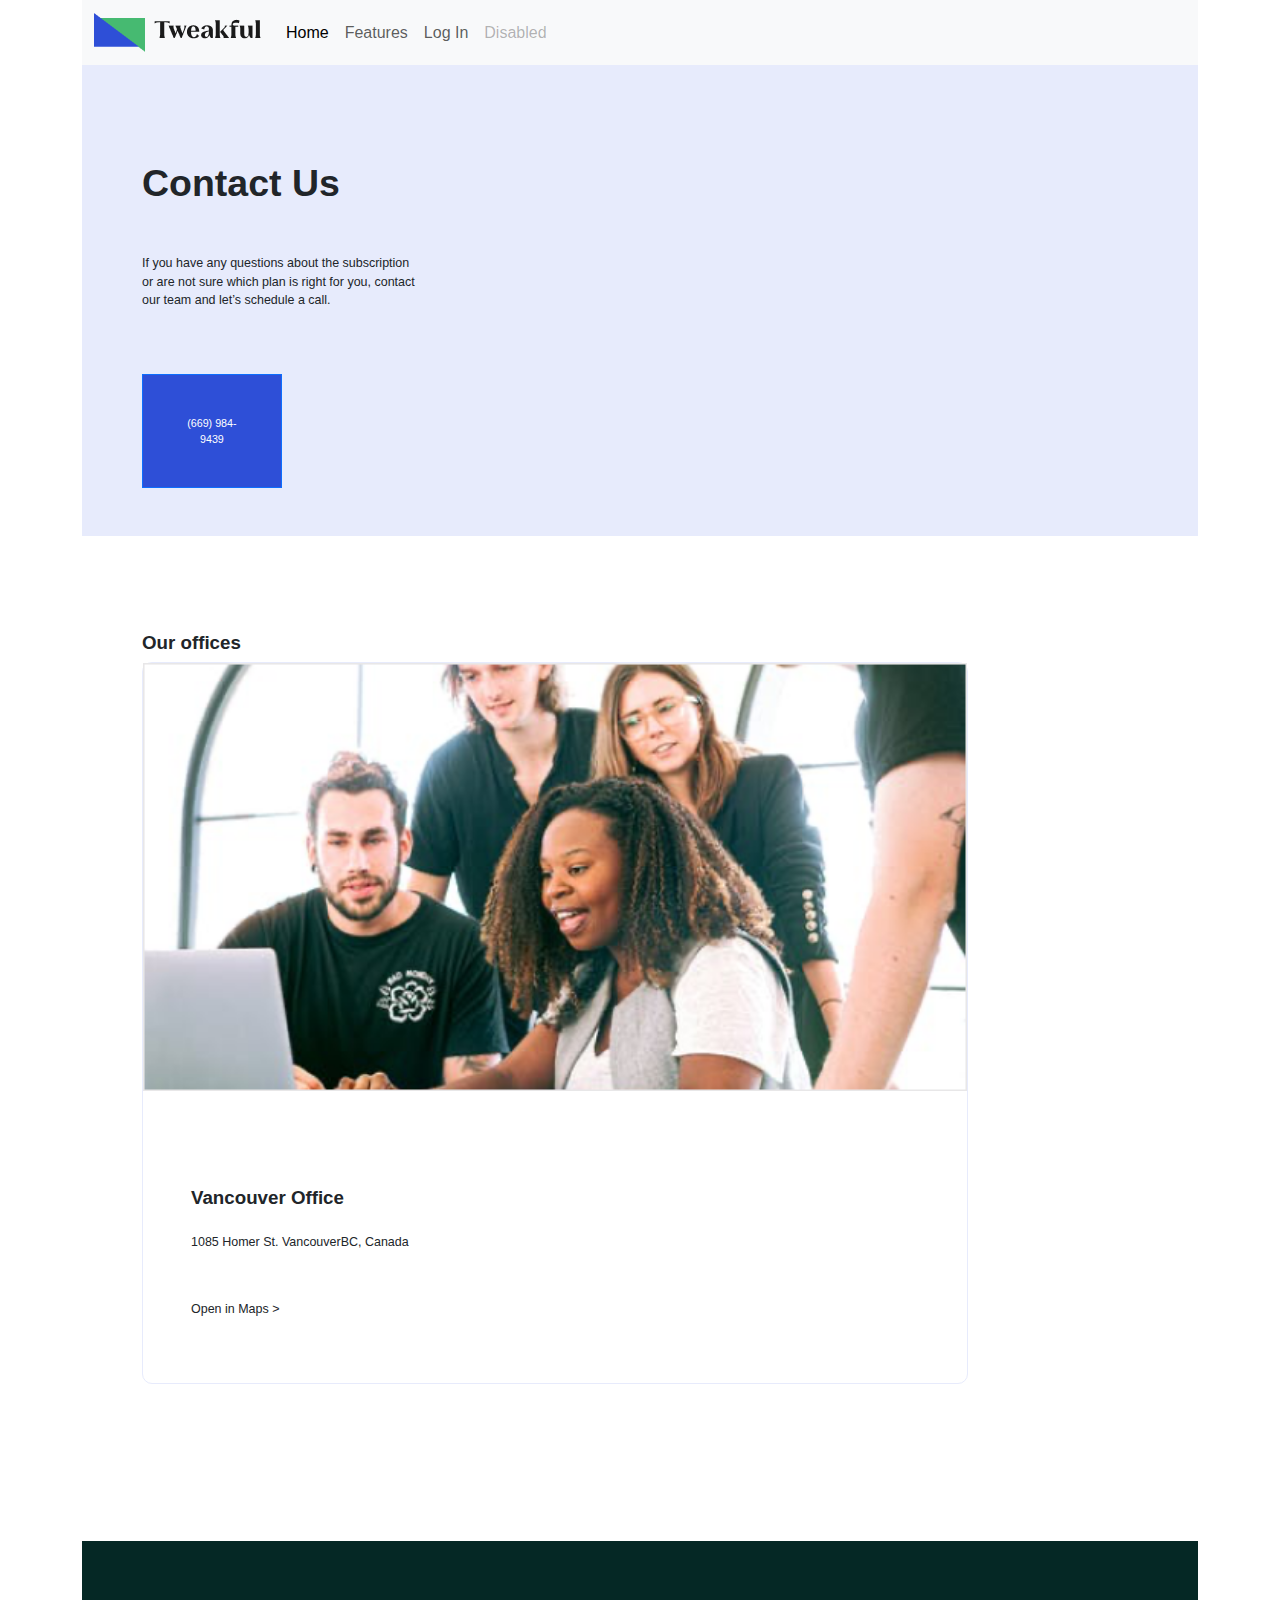
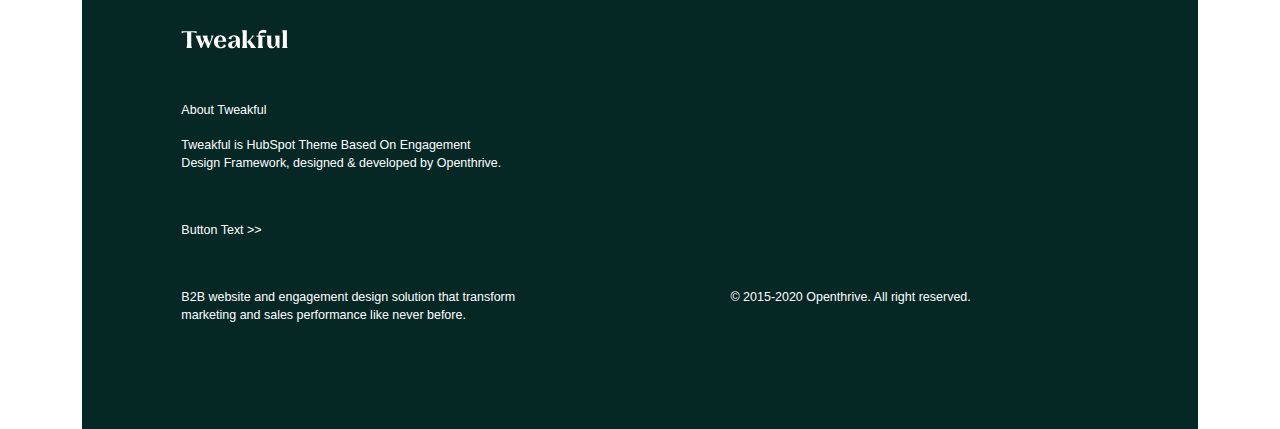
<file: pages/expage2.html>
<!DOCTYPE html>
<html lang="en">
<head>
    <meta charset="UTF-8">
    <meta name="viewport" content="width=device-width, initial-scale=1.0">
    <title>Document</title>
    <link href="https://cdn.jsdelivr.net/npm/bootstrap@5.3.3/dist/css/bootstrap.min.css" rel="stylesheet" integrity="sha384-QWTKZyjpPEjISv5WaRU9OFeRpok6YctnYmDr5pNlyT2bRjXh0JMhjY6hW+ALEwIH" crossorigin="anonymous">
    <link rel="stylesheet" href="/style.css">
</head>
<body>
    <div class="container">

        <!-- header -->
        <nav class="navbar navbar-expand-lg bg-body-tertiary">
            <div class="container-fluid">
              <a class="navbar-brand" href="/Index.html"><img src="/img/Logo.png" alt=""></a>
              <button class="navbar-toggler" type="button" data-bs-toggle="collapse" data-bs-toggle="offcanvas" data-bs-target="#staticBackdrop" aria-controls="staticBackdrop">
                <span class="navbar-toggler-icon"></span>
              </button>
              <div class="collapse navbar-collapse" id="navbarNav">
                <ul class="navbar-nav">
                  <li class="nav-item">
                    <a class="nav-link active" aria-current="page" href="/pages/expage3.html">Home</a>
                  </li>
                  <li class="nav-item">
                    <a class="nav-link" href="#">Features</a>
                  </li>
                  <li class="nav-item">
                    <a class="nav-link" href="/pages/login.html">Log In</a>
                  </li>
                  <li class="nav-item">
                    <a class="nav-link disabled" aria-disabled="true">Disabled</a>
                  </li>
                </ul>
              </div>
            </div>
          </nav>
    
          <div class="offcanvas offcanvas-start" data-bs-backdrop="static" tabindex="-1" id="staticBackdrop" aria-labelledby="staticBackdropLabel">
            <div class="offcanvas-header">
              <h5 class="offcanvas-title" id="staticBackdropLabel">Offcanvas</h5>
              <button type="button" class="btn-close" data-bs-dismiss="offcanvas" aria-label="Close"></button>
            </div>
            <div class="offcanvas-body">
              <div>
                <ul class="navbar-nav">
                    <li class="nav-item">
                      <a class="nav-link active" aria-current="page" href="#">Home</a>
                    </li>
                    <li class="nav-item">
                      <a class="nav-link" href="#">Features</a>
                    </li>
                    <li class="nav-item">
                      <a class="nav-link" href="/pages/login.html">Log In</a>
                    </li>
                    <li class="nav-item">
                      <a class="nav-link disabled" aria-disabled="true">Disabled</a>
                    </li>
                  </ul>
              </div>
            </div>
          </div>



          <!-- slide1 -->
        <div class="container backcolor">
            <div class="container-fluid p-5">
                <h4 class="mt-5">Contact Us</h4>
                <p class="blacktext mt-5">If you have any questions about the subscription <br> or are not sure which plan is right for you, contact <br> our team and let’s schedule a call.</p>
                <button type="button" class="btn btn-primary btn-blue mt-5">(669) 984-9439</button>
            </div>

        </div>


        <!-- slide2 -->
         <div class="container">
            <div class="container-fluid p-5 mt-5">
                <h6>Our offices</h6>
                <div class="grid1">
                    <div class="row">
                        <div class="col-10">
                            <div class="adress">
                                <img src="/img/adress.png" alt="">
                                <div class="p-5">
                                    <h6 class="mt-5">Vancouver Office</h6>
                                    <p class="blacktext mt-4">1085 Homer St. VancouverBC, Canada</p>
                                    <p class="blacktext mt-5">Open in Maps ></p>
                                </div>
                            </div>
                        </div>
                    </div>
                </div>

            </div>
         </div>

         <!-- footer -->

        <div class="container footerbg">
            <div class="container-fluid footer slide1">
                <img src="/img/white_logo.png" alt="">
                <p class="blacktext white mt-5"> About Tweakful</p>
                <p class="blacktext white">Tweakful is HubSpot Theme Based On Engagement <br> Design Framework, designed & developed by Openthrive.</p>
                <p class="blacktext white mt-5">Button Text >></p>
                <div class="row grid1 mt-5">
                    <div class="col-7">
                        <p class="blacktext white">B2B website and engagement design solution that transform <br>
                            marketing and sales performance like never before.</p>
                    </div>
                    <div class="col-5">
                        <p class="blacktext white">© 2015-2020 Openthrive. All right reserved.</p>
                    </div>
                </div>
                
             </div>
        </div>






















    </div>



















    <script src="https://cdn.jsdelivr.net/npm/@popperjs/core@2.11.8/dist/umd/popper.min.js" integrity="sha384-I7E8VVD/ismYTF4hNIPjVp/Zjvgyol6VFvRkX/vR+Vc4jQkC+hVqc2pM8ODewa9r" crossorigin="anonymous"></script>
    <script src="https://cdn.jsdelivr.net/npm/bootstrap@5.3.3/dist/js/bootstrap.min.js" integrity="sha384-0pUGZvbkm6XF6gxjEnlmuGrJXVbNuzT9qBBavbLwCsOGabYfZo0T0to5eqruptLy" crossorigin="anonymous"></script>
</body>
</html>
</file>
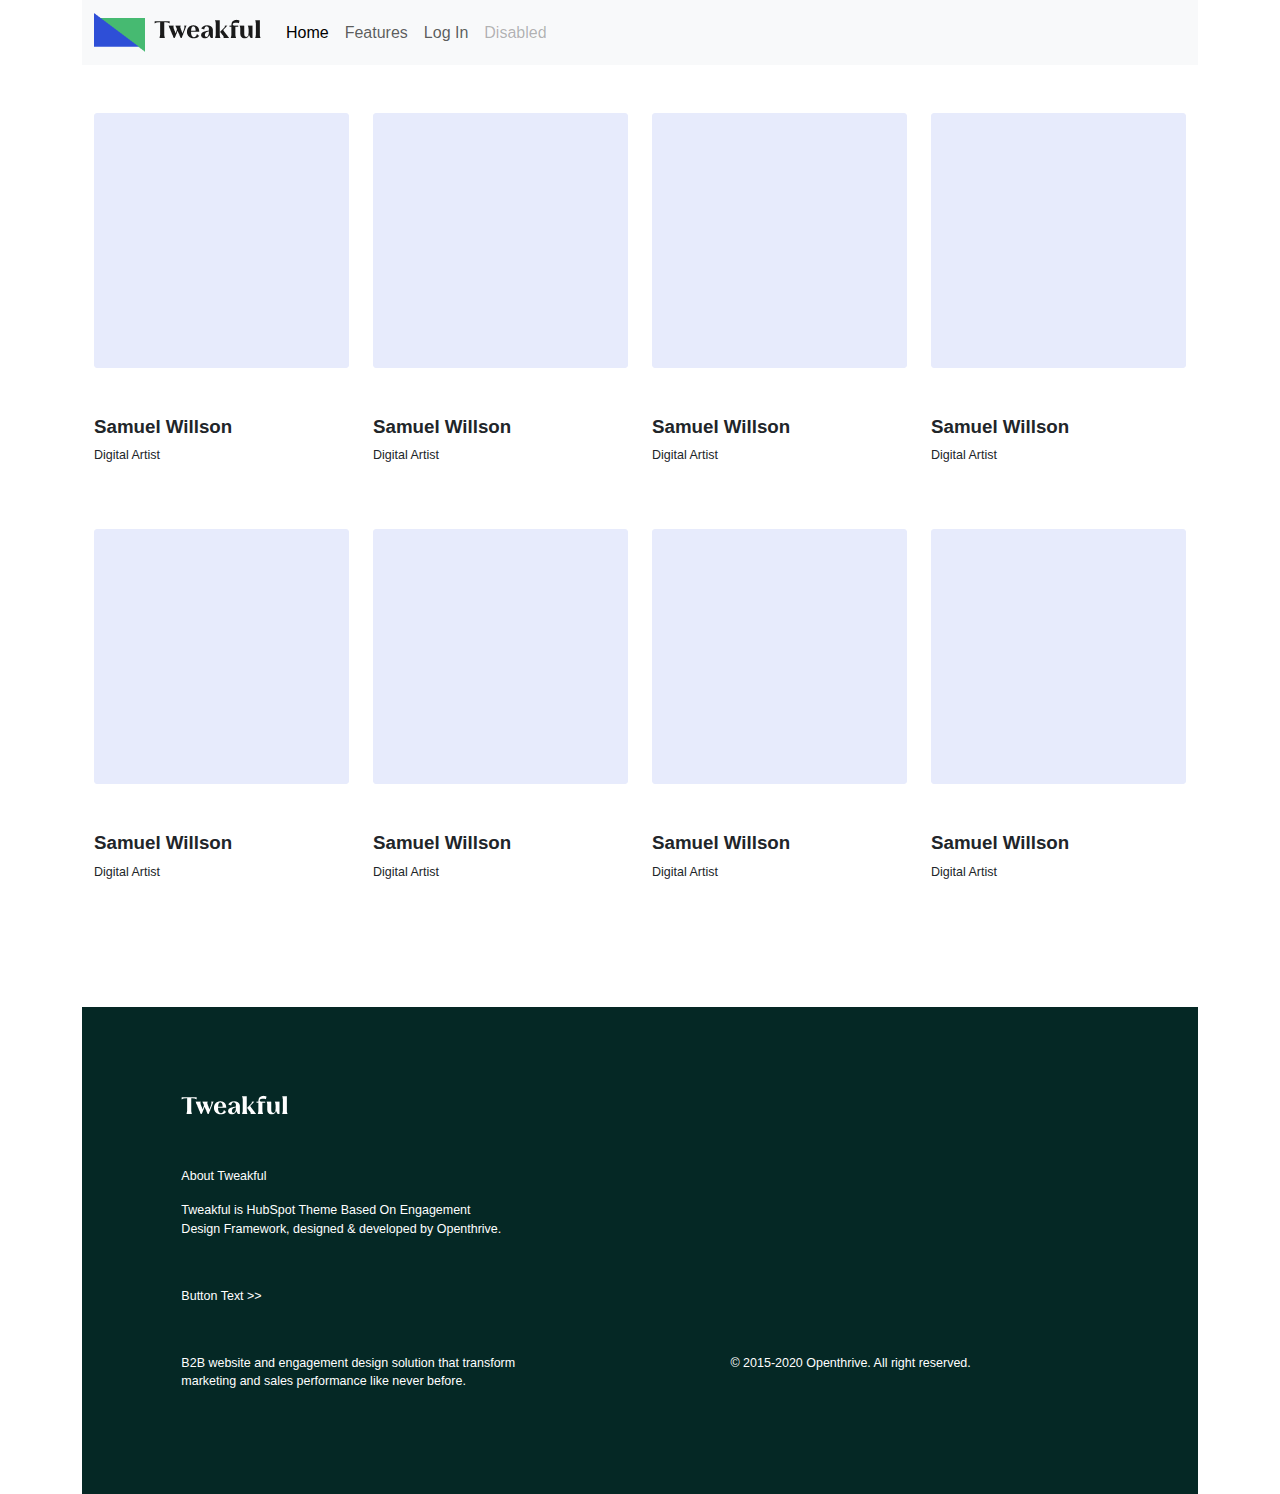
<file: pages/expage3.html>
<!DOCTYPE html>
<html lang="en">
<head>
    <meta charset="UTF-8">
    <meta name="viewport" content="width=device-width, initial-scale=1.0">
    <title>Document</title>
    <link href="https://cdn.jsdelivr.net/npm/bootstrap@5.3.3/dist/css/bootstrap.min.css" rel="stylesheet" integrity="sha384-QWTKZyjpPEjISv5WaRU9OFeRpok6YctnYmDr5pNlyT2bRjXh0JMhjY6hW+ALEwIH" crossorigin="anonymous">
    <link rel="stylesheet" href="/style.css">
</head>
<body>
    <div class="container">
        <nav class="navbar navbar-expand-lg bg-body-tertiary">
            <div class="container-fluid">
              <a class="navbar-brand" href="/Index.html"><img src="/img/Logo.png" alt=""></a>
              <button class="navbar-toggler" type="button" data-bs-toggle="collapse" data-bs-toggle="offcanvas" data-bs-target="#staticBackdrop" aria-controls="staticBackdrop">
                <span class="navbar-toggler-icon"></span>
              </button>
              <div class="collapse navbar-collapse" id="navbarNav">
                <ul class="navbar-nav">
                  <li class="nav-item">
                    <a class="nav-link active" aria-current="page" href="#">Home</a>
                  </li>
                  <li class="nav-item">
                    <a class="nav-link" href="/pages/expage2.html">Features</a>
                  </li>
                  <li class="nav-item">
                    <a class="nav-link" href="/pages/login.html">Log In</a>
                  </li>
                  <li class="nav-item">
                    <a class="nav-link disabled" aria-disabled="true">Disabled</a>
                  </li>
                </ul>
              </div>
            </div>
          </nav>
    
          <div class="offcanvas offcanvas-start" data-bs-backdrop="static" tabindex="-1" id="staticBackdrop" aria-labelledby="staticBackdropLabel">
            <div class="offcanvas-header">
              <h5 class="offcanvas-title" id="staticBackdropLabel">Offcanvas</h5>
              <button type="button" class="btn-close" data-bs-dismiss="offcanvas" aria-label="Close"></button>
            </div>
            <div class="offcanvas-body">
              <div>
                <ul class="navbar-nav">
                    <li class="nav-item">
                      <a class="nav-link active" aria-current="page" href="#">Home</a>
                    </li>
                    <li class="nav-item">
                      <a class="nav-link" href="#">Features</a>
                    </li>
                    <li class="nav-item">
                      <a class="nav-link" href="/pages/login.html">Log In</a>
                    </li>
                    <li class="nav-item">
                      <a class="nav-link disabled" aria-disabled="true">Disabled</a>
                    </li>
                  </ul>
              </div>
            </div>
          </div>


          <!-- slide1 -->

        <div class="container-fluid mt-5">
            <div class="grid2">
                <div class="row grid2">
                    <div class="col-3">
                        <img src="/img/square.png" alt="">
                        <h6 class="mt-5">Samuel Willson</h6>
                        <p class="blacktext">Digital Artist</p>
                    </div>
                    <div class="col-3">
                        <img src="/img/square.png" alt="">
                        <h6 class="mt-5">Samuel Willson</h6>
                        <p class="blacktext">Digital Artist</p>
                    </div>
                    <div class="col-3">
                        <img src="/img/square.png" alt="">
                        <h6 class="mt-5">Samuel Willson</h6>
                        <p class="blacktext">Digital Artist</p>
                    </div>
                    <div class="col-3">
                        <img src="/img/square.png" alt="">
                        <h6 class="mt-5">Samuel Willson</h6>
                        <p class="blacktext">Digital Artist</p>
                    </div>
                </div>
                <div class="row grid2 mt-5">
                    <div class="col-3">
                        <img src="/img/square.png" alt="">
                        <h6 class="mt-5">Samuel Willson</h6>
                        <p class="blacktext">Digital Artist</p>
                    </div>
                    <div class="col-3">
                        <img src="/img/square.png" alt="">
                        <h6 class="mt-5">Samuel Willson</h6>
                        <p class="blacktext">Digital Artist</p>
                    </div>
                    <div class="col-3">
                        <img src="/img/square.png" alt="">
                        <h6 class="mt-5">Samuel Willson</h6>
                        <p class="blacktext">Digital Artist</p>
                    </div>
                    <div class="col-3">
                        <img src="/img/square.png" alt="">
                        <h6 class="mt-5">Samuel Willson</h6>
                        <p class="blacktext">Digital Artist</p>
                    </div>
                </div>
            </div>
        </div>

        <!-- footer -->

        <div class="container footerbg">
            <div class="container-fluid footer slide1">
                <img src="/img/white_logo.png" alt="">
                <p class="blacktext white mt-5"> About Tweakful</p>
                <p class="blacktext white">Tweakful is HubSpot Theme Based On Engagement <br> Design Framework, designed & developed by Openthrive.</p>
                <p class="blacktext white mt-5">Button Text >></p>
                <div class="row grid1 mt-5">
                    <div class="col-7">
                        <p class="blacktext white">B2B website and engagement design solution that transform <br>
                            marketing and sales performance like never before.</p>
                    </div>
                    <div class="col-5">
                        <p class="blacktext white">© 2015-2020 Openthrive. All right reserved.</p>
                    </div>
                </div>
                
             </div>
        </div>















    </div>
    



















    <script src="https://cdn.jsdelivr.net/npm/@popperjs/core@2.11.8/dist/umd/popper.min.js" integrity="sha384-I7E8VVD/ismYTF4hNIPjVp/Zjvgyol6VFvRkX/vR+Vc4jQkC+hVqc2pM8ODewa9r" crossorigin="anonymous"></script>
    <script src="https://cdn.jsdelivr.net/npm/bootstrap@5.3.3/dist/js/bootstrap.min.js" integrity="sha384-0pUGZvbkm6XF6gxjEnlmuGrJXVbNuzT9qBBavbLwCsOGabYfZo0T0to5eqruptLy" crossorigin="anonymous"></script>
</body>
</html>
</file>
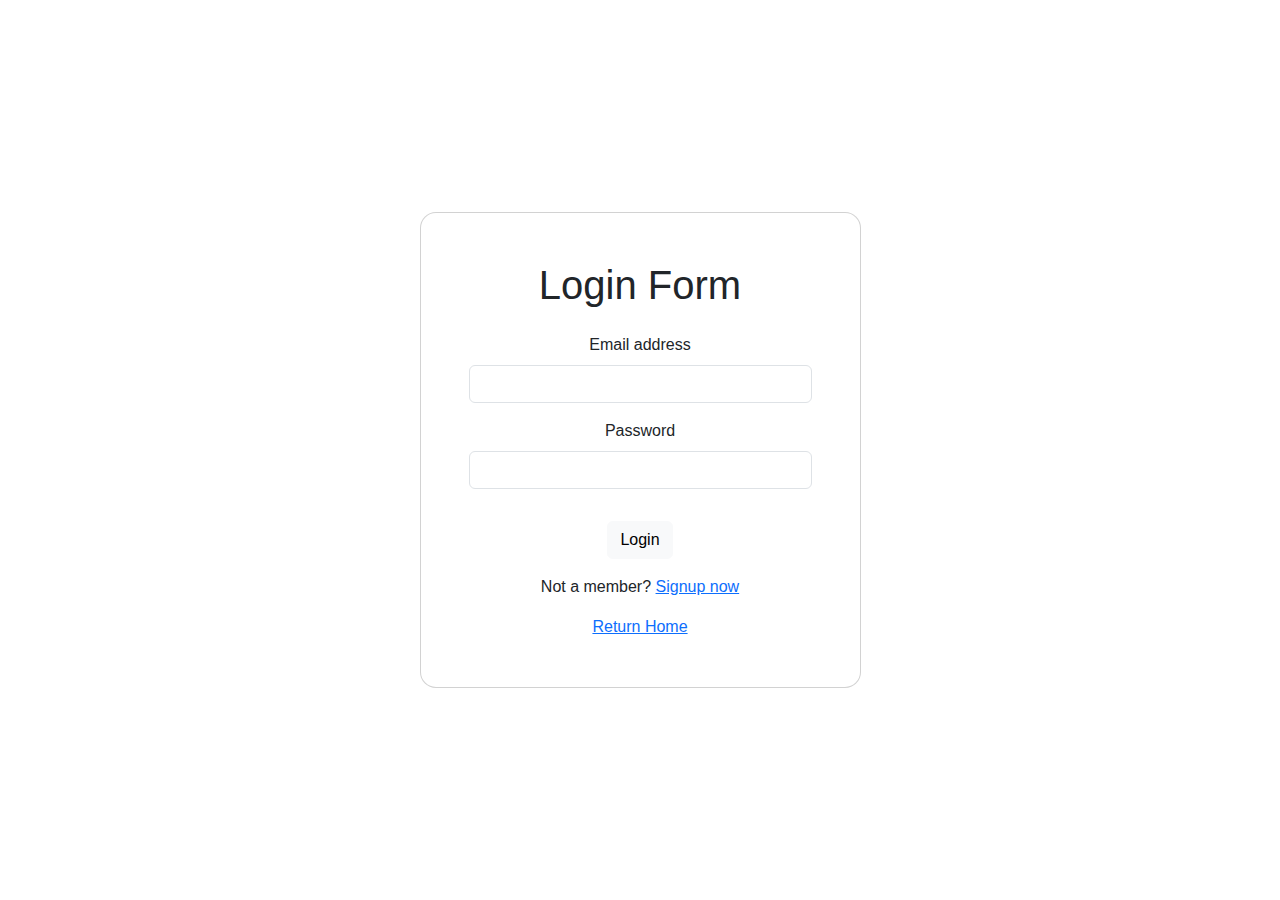
<file: pages/login.html>
<!DOCTYPE html>
<html lang="en">
<head>
    <meta charset="UTF-8">
    <meta name="viewport" content="width=device-width, initial-scale=1.0">
    <title>Login Form</title>
    <link href="https://cdn.jsdelivr.net/npm/bootstrap@5.3.3/dist/css/bootstrap.min.css" rel="stylesheet" integrity="sha384-QWTKZyjpPEjISv5WaRU9OFeRpok6YctnYmDr5pNlyT2bRjXh0JMhjY6hW+ALEwIH" crossorigin="anonymous">
    <link rel="stylesheet" href="/style.css">
</head>
<body>
    <div class="container ms-auto">
        <section class="vh-100">
            <div class="container py-5 h-100">
                <div class="row d-flex justify-content-center align-items-center h-100">
                    <div class="col-12 col-md-8 col-lg-6 col-xl-5">
                        <div class="card shadow-2-strong" style="border-radius: 1rem;">
                            <div class="card-body p-5 text-center">
                                <div class="myform loginpage">
                                    <h1 class="text-center">Login Form</h1>
                                    <form id="loginForm">
                                        <div class="mb-3 mt-4">
                                            <label for="exampleInputEmail1" class="form-label">Email address</label>
                                            <input type="email" class="form-control" id="exampleInputEmail1" aria-describedby="emailHelp" required>
                                        </div>
                                        <div class="mb-3">
                                            <label for="exampleInputPassword1" class="form-label">Password</label>
                                            <input type="password" class="form-control" id="exampleInputPassword1" required>
                                        </div>
                                        <button type="submit" id="liveAlertBtn" class="btn btn-light mt-3">Login</button>
                                        <div id="successAlert" class="alert alert-success mt-3 d-none" role="alert">
                                            Login successful!
                                            <button type="button" class="btn-close" data-bs-dismiss="alert" aria-label="Close"></button>
                                        </div>
                                        <p class="m-3">Not a member? <a href="/pages/register.html">Signup now</a></p>
                                        <a href="/Index.html">Return Home</a>
                                    </form>
                                </div>
                            </div>
                        </div>
                    </div>
                </div>
            </div>
        </section>
    </div>

    <script src="https://cdn.jsdelivr.net/npm/@popperjs/core@2.11.8/dist/umd/popper.min.js" integrity="sha384-I7E8VVD/ismYTF4hNIPjVp/Zjvgyol6VFvRkX/vR+Vc4jQkC+hVqc2pM8ODewa9r" crossorigin="anonymous"></script>
    <script src="https://cdn.jsdelivr.net/npm/bootstrap@5.3.3/dist/js/bootstrap.min.js" integrity="sha384-0pUGZvbkm6XF6gxjEnlmuGrJXVbNuzT9qBBavbLwCsOGabYfZo0T0to5eqruptLy" crossorigin="anonymous"></script>
    <script>
        document.getElementById('loginForm').addEventListener('submit', function(event) {
            event.preventDefault(); // Prevent the default form submission

            var emailInput = document.getElementById('exampleInputEmail1').value;
            var emailPattern = /^[^\s@]+@[^\s@]+\.[^\s@]+$/;

            if (emailPattern.test(emailInput)) {
                var successAlert = document.getElementById('successAlert');
                successAlert.classList.remove('d-none');
            } else {
                alert('Please enter a valid email address.');
            }
        });
    </script>
</body>
</html>
</file>
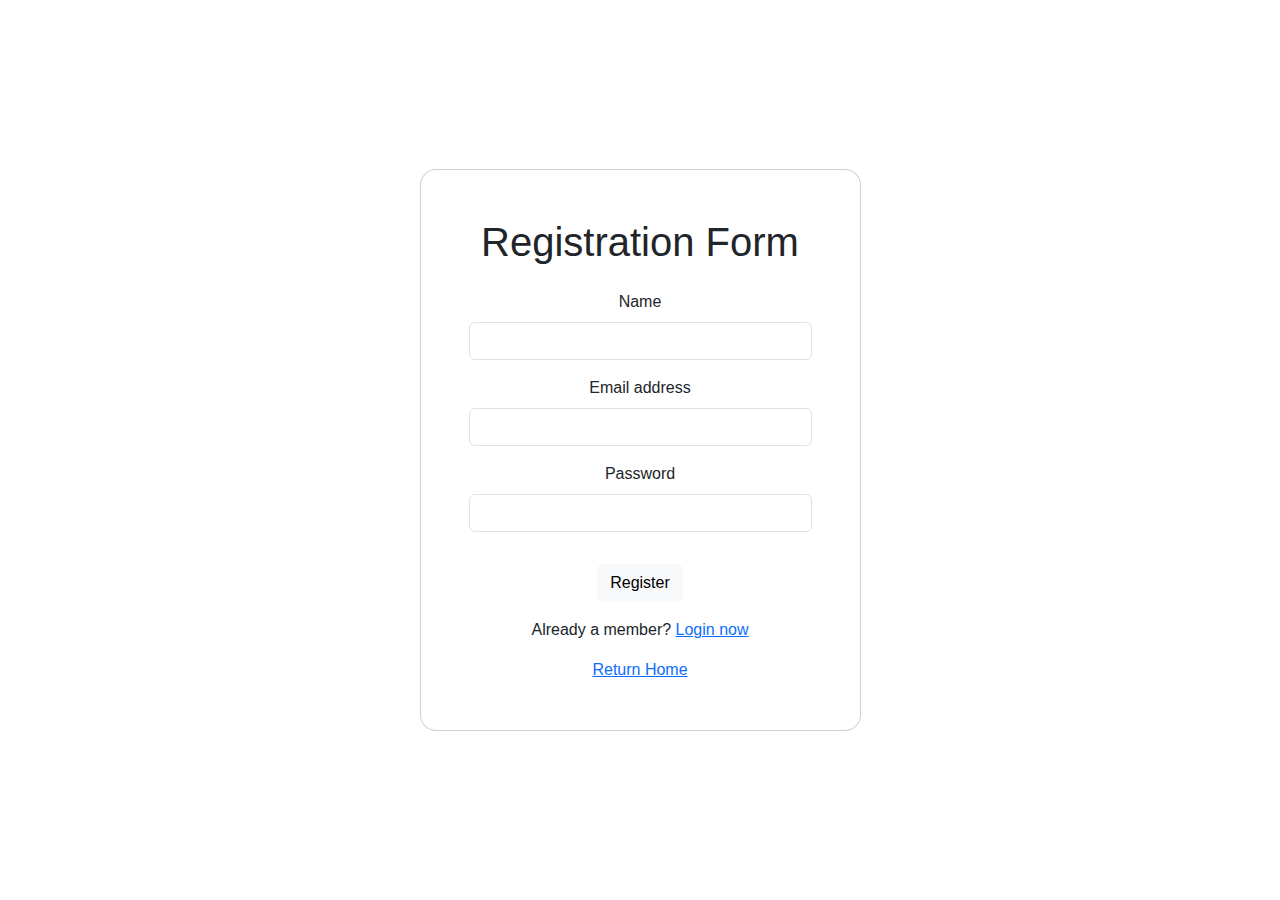
<file: pages/register.html>
<!DOCTYPE html>
<html lang="en">
<head>
    <meta charset="UTF-8">
    <meta name="viewport" content="width=device-width, initial-scale=1.0">
    <title>Registration Form</title>
    <link href="https://cdn.jsdelivr.net/npm/bootstrap@5.3.3/dist/css/bootstrap.min.css" rel="stylesheet" integrity="sha384-QWTKZyjpPEjISv5WaRU9OFeRpok6YctnYmDr5pNlyT2bRjXh0JMhjY6hW+ALEwIH" crossorigin="anonymous">
    <link rel="stylesheet" href="/style.css">
</head>
<body>
    <div class="container ms-auto">
        <section class="vh-100">
            <div class="container py-5 h-100">
                <div class="row d-flex justify-content-center align-items-center h-100">
                    <div class="col-12 col-md-8 col-lg-6 col-xl-5">
                        <div class="card shadow-2-strong" style="border-radius: 1rem;">
                            <div class="card-body p-5 text-center">
                                <div class="myform loginpage">
                                    <h1 class="text-center">Registration Form</h1>
                                    <form id="registrationForm">
                                        <div class="mb-3 mt-4">
                                            <label for="exampleInputName" class="form-label">Name</label>
                                            <input type="text" class="form-control" id="exampleInputName" required>
                                        </div>
                                        <div class="mb-3">
                                            <label for="exampleInputEmail1" class="form-label">Email address</label>
                                            <input type="email" class="form-control" id="exampleInputEmail1" aria-describedby="emailHelp" required>
                                        </div>
                                        <div class="mb-3">
                                            <label for="exampleInputPassword1" class="form-label">Password</label>
                                            <input type="password" class="form-control" id="exampleInputPassword1" required>
                                        </div>
                                        <button type="submit" id="liveAlertBtn" class="btn btn-light mt-3">Register</button>
                                        <div id="successAlert" class="alert alert-success mt-3 d-none" role="alert">
                                            Registration successful!
                                            <button type="button" class="btn-close" data-bs-dismiss="alert" aria-label="Close"></button>
                                        </div>
                                        <p class="m-3">Already a member? <a href="/pages/login.html">Login now</a></p>
                                        <a href="/Index.html">Return Home</a>
                                    </form>
                                </div>
                            </div>
                        </div>
                    </div>
                </div>
            </div>
        </section>
    </div>

    <script src="https://cdn.jsdelivr.net/npm/@popperjs/core@2.11.8/dist/umd/popper.min.js" integrity="sha384-I7E8VVD/ismYTF4hNIPjVp/Zjvgyol6VFvRkX/vR+Vc4jQkC+hVqc2pM8ODewa9r" crossorigin="anonymous"></script>
    <script src="https://cdn.jsdelivr.net/npm/bootstrap@5.3.3/dist/js/bootstrap.min.js" integrity="sha384-0pUGZvbkm6XF6gxjEnlmuGrJXVbNuzT9qBBavbLwCsOGabYfZo0T0to5eqruptLy" crossorigin="anonymous"></script>
    <script>
        document.getElementById('registrationForm').addEventListener('submit', function(event) {
            event.preventDefault(); // Prevent the default form submission

            var nameInput = document.getElementById('exampleInputName').value;
            var emailInput = document.getElementById('exampleInputEmail1').value;
            var emailPattern = /^[^\s@]+@[^\s@]+\.[^\s@]+$/;

            if (nameInput && emailPattern.test(emailInput)) {
                var successAlert = document.getElementById('successAlert');
                successAlert.classList.remove('d-none');
            } else {
                alert('Please enter a valid name and email address.');
            }
        });
    </script>
</body>
</html>
</file>
<file: style.css>
:root{
    --buttonbg: #2E4FD7;
    --sliderbg: #E7EBFC;
    --footerbg: #052825;
}
.footerbg{
    background-color: var(--footerbg);
}
.tabitem{
    background-color: var(--sliderbg);
    border-radius: 5px;
}
.backcolor{
    background-color: var(--sliderbg);
}
.container{
    font-family: Helvetica, sans-serif;
}
.container-fluid{
    max-width: 1140px;
}
h4{
    font-weight: 700;
    font-size: calc(24px + 12 * (100vw / 1140));
}
h6{
    font-weight: 700;
    font-size: calc(12px + 6 * (100vw / 1140));
}
.blacktext{
    font-size: calc(8px + 4 * (100vw / 1140));
}
.white{
    color: white;
}
.btn-blue{
    border-radius: 0;
    background-color: var(--buttonbg);
    padding: 4%;
    width: calc(32px + 96 * (100vw / 1140));
    font-size: calc(4px + 6 * (100vw / 1140)) ;
}

/* slide1 */

.slide1{
    margin-top: 10%;
    
}

.img-woman{
    width: 18vw;
}

/* slide2 */
.slide2{
    margin-top: 10%;
}
/* slide3 */
.slide3{
    margin-top: 10%;
}
.slide4{
    margin-top: 10%;
    width: 60%;
    background-color: var(--sliderbg);
    vertical-align: middle;
}


/* slider */
.p-5{
    padding: 10%;
}
.woman-slider{
    width: 10vw;
}
.alig{
    align-self: center;
}

/* last slide */
.bgenable{
    background-color: var(--sliderbg);
    padding: 10%;
}


/* footer */

.footer{
    background-color: var(--footerbg);
    padding: 8%;
}



/* login */

.loginpage{
    max-width: 450px;
    justify-content: center;
}

/* adress */

.adress{
    border: solid;
    border-width: 1px;
    border-radius: 10px;
    border-color: var(--sliderbg);
    position: relative;
}
.adress img {
    width: 100%;
    height: auto; /* Maintain aspect ratio */
    display: block; /* Ensure the image takes the full width */
}
















@media (max-width: 768px) { 
    .container{
        max-width: none;
    }
    .grid1{
        display: inline-flex;
        justify-content: center;
    }
    .grid2{
        display: block;
    }
    .col-6{
        margin-top: 5%;
    }
    .col-3{
        margin-top: 5%;
    }
    .img-woman{
        width: 50vw;
        margin-top: 10%;
    }
    .woman-slider{
        width: 30vw;
        margin: 6%;
    }
}

@media (max-width: 375px){
    .img-woman{
        visibility: visible;
    }
}
</file>
